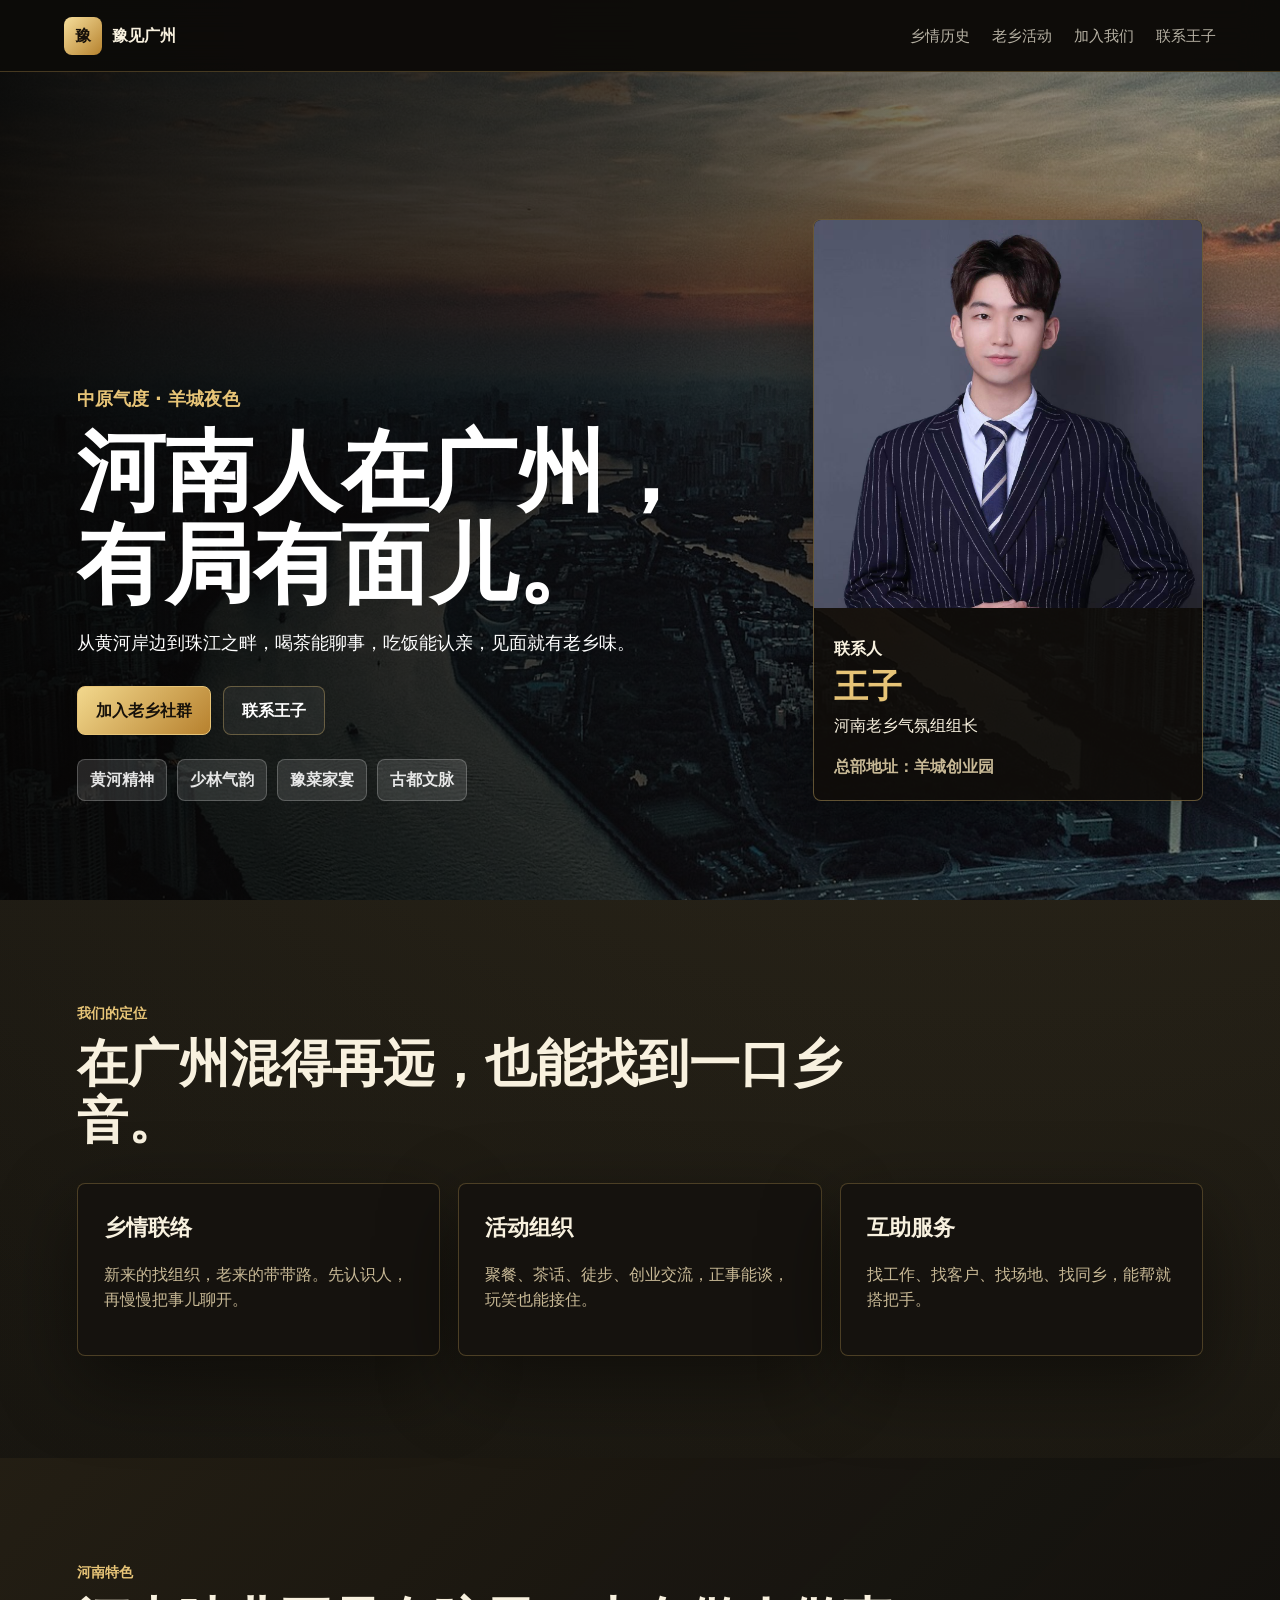
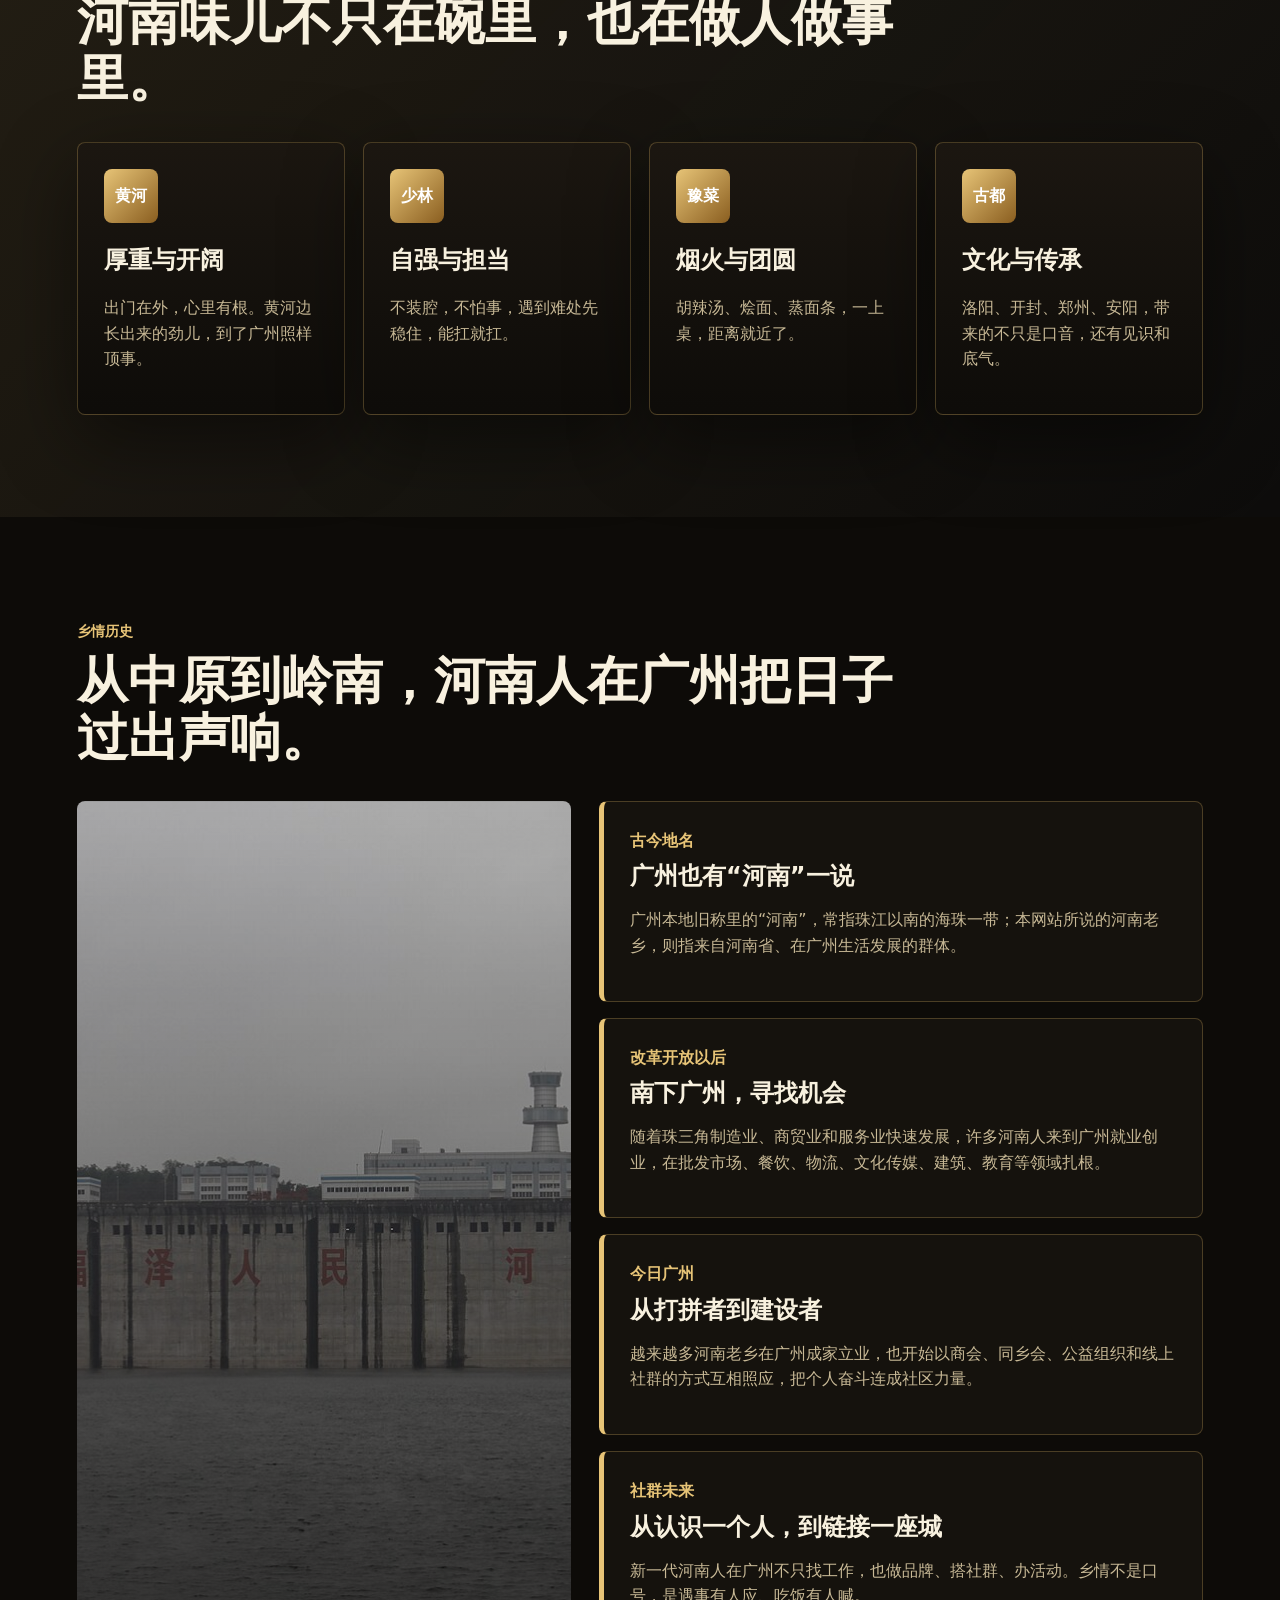
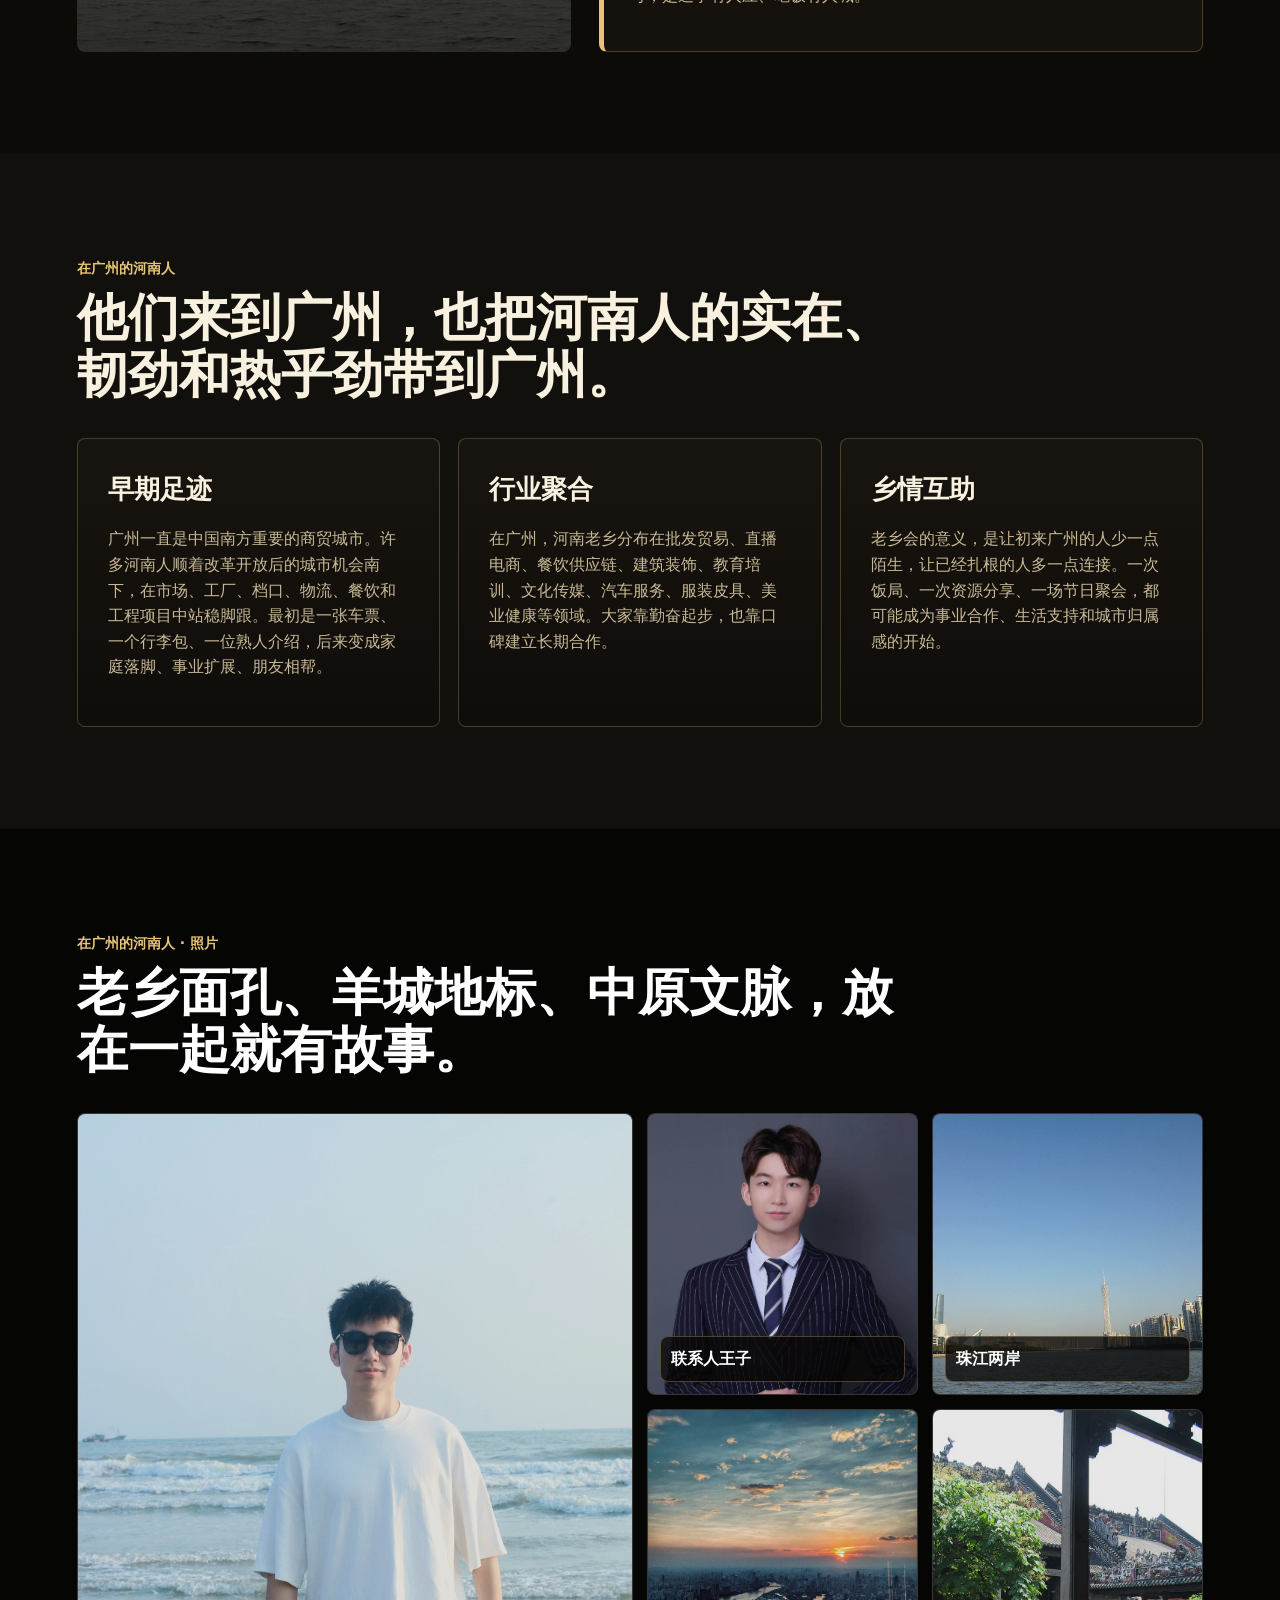
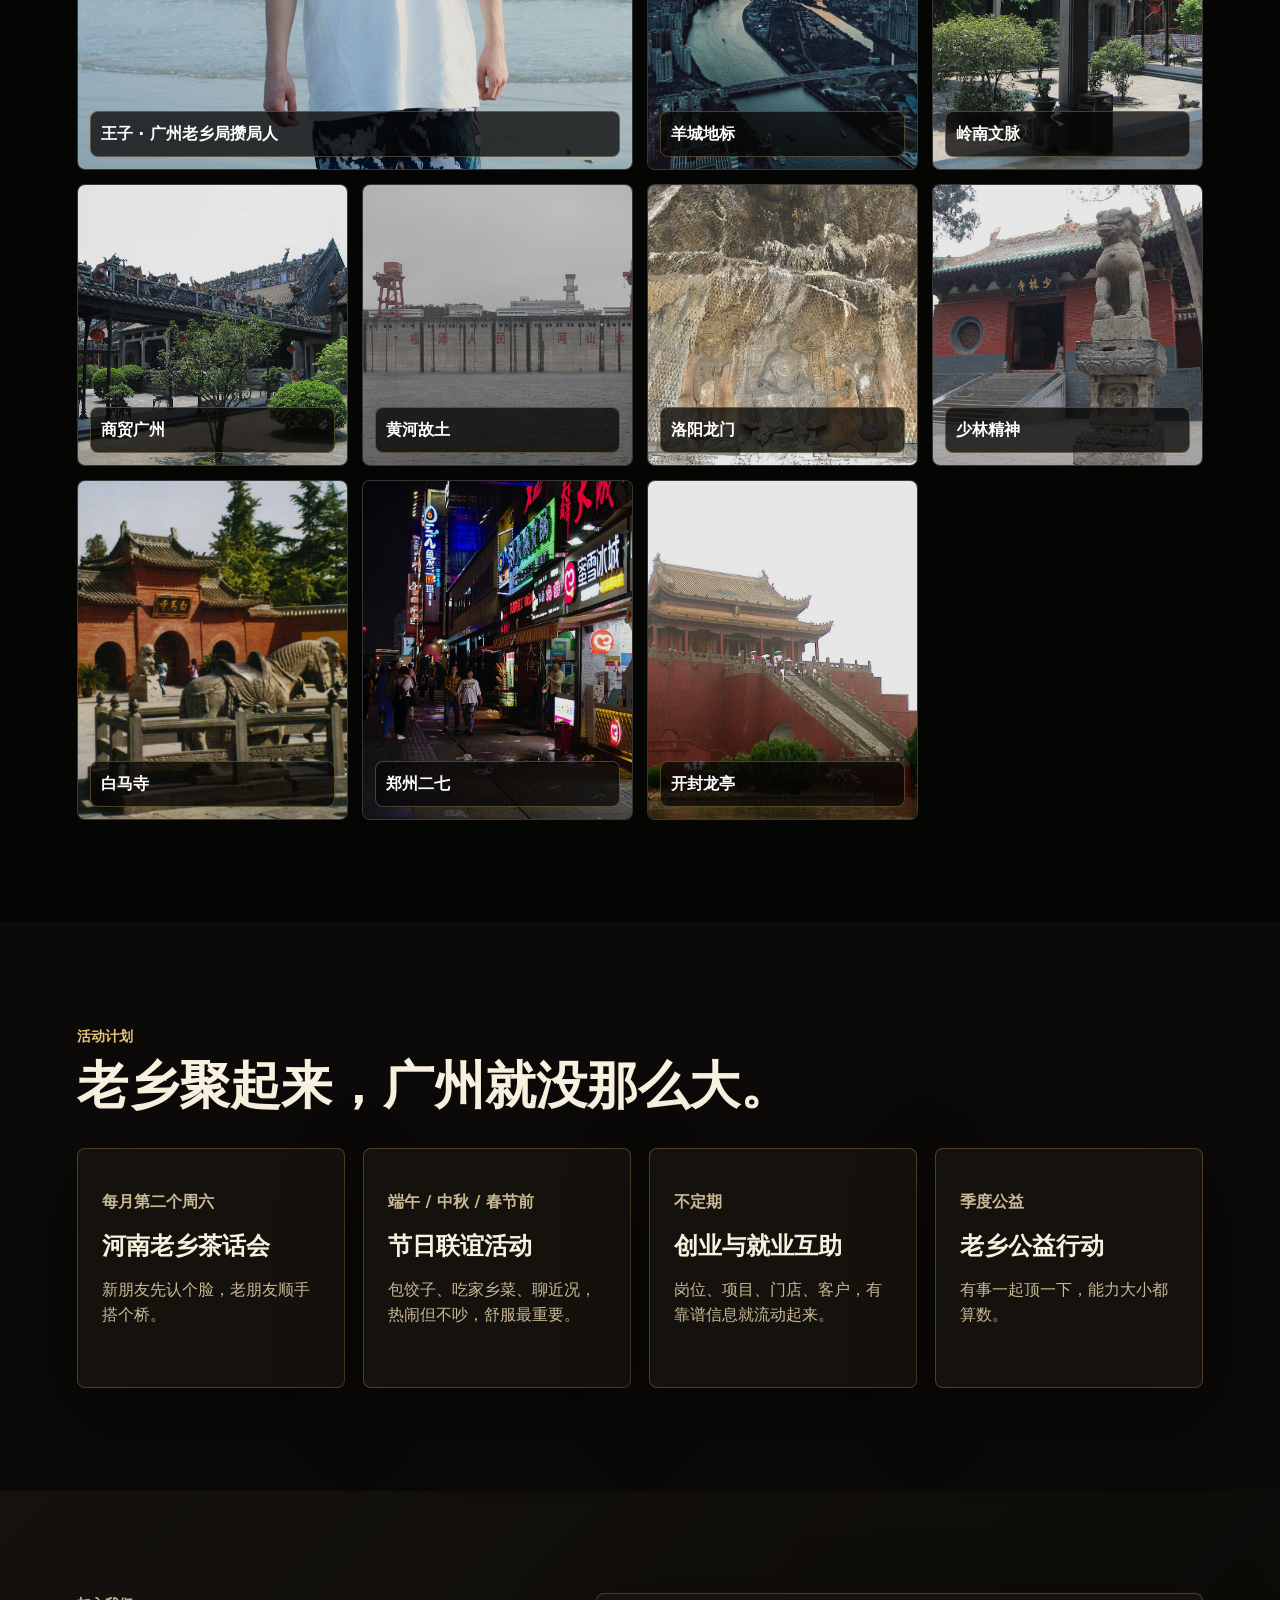
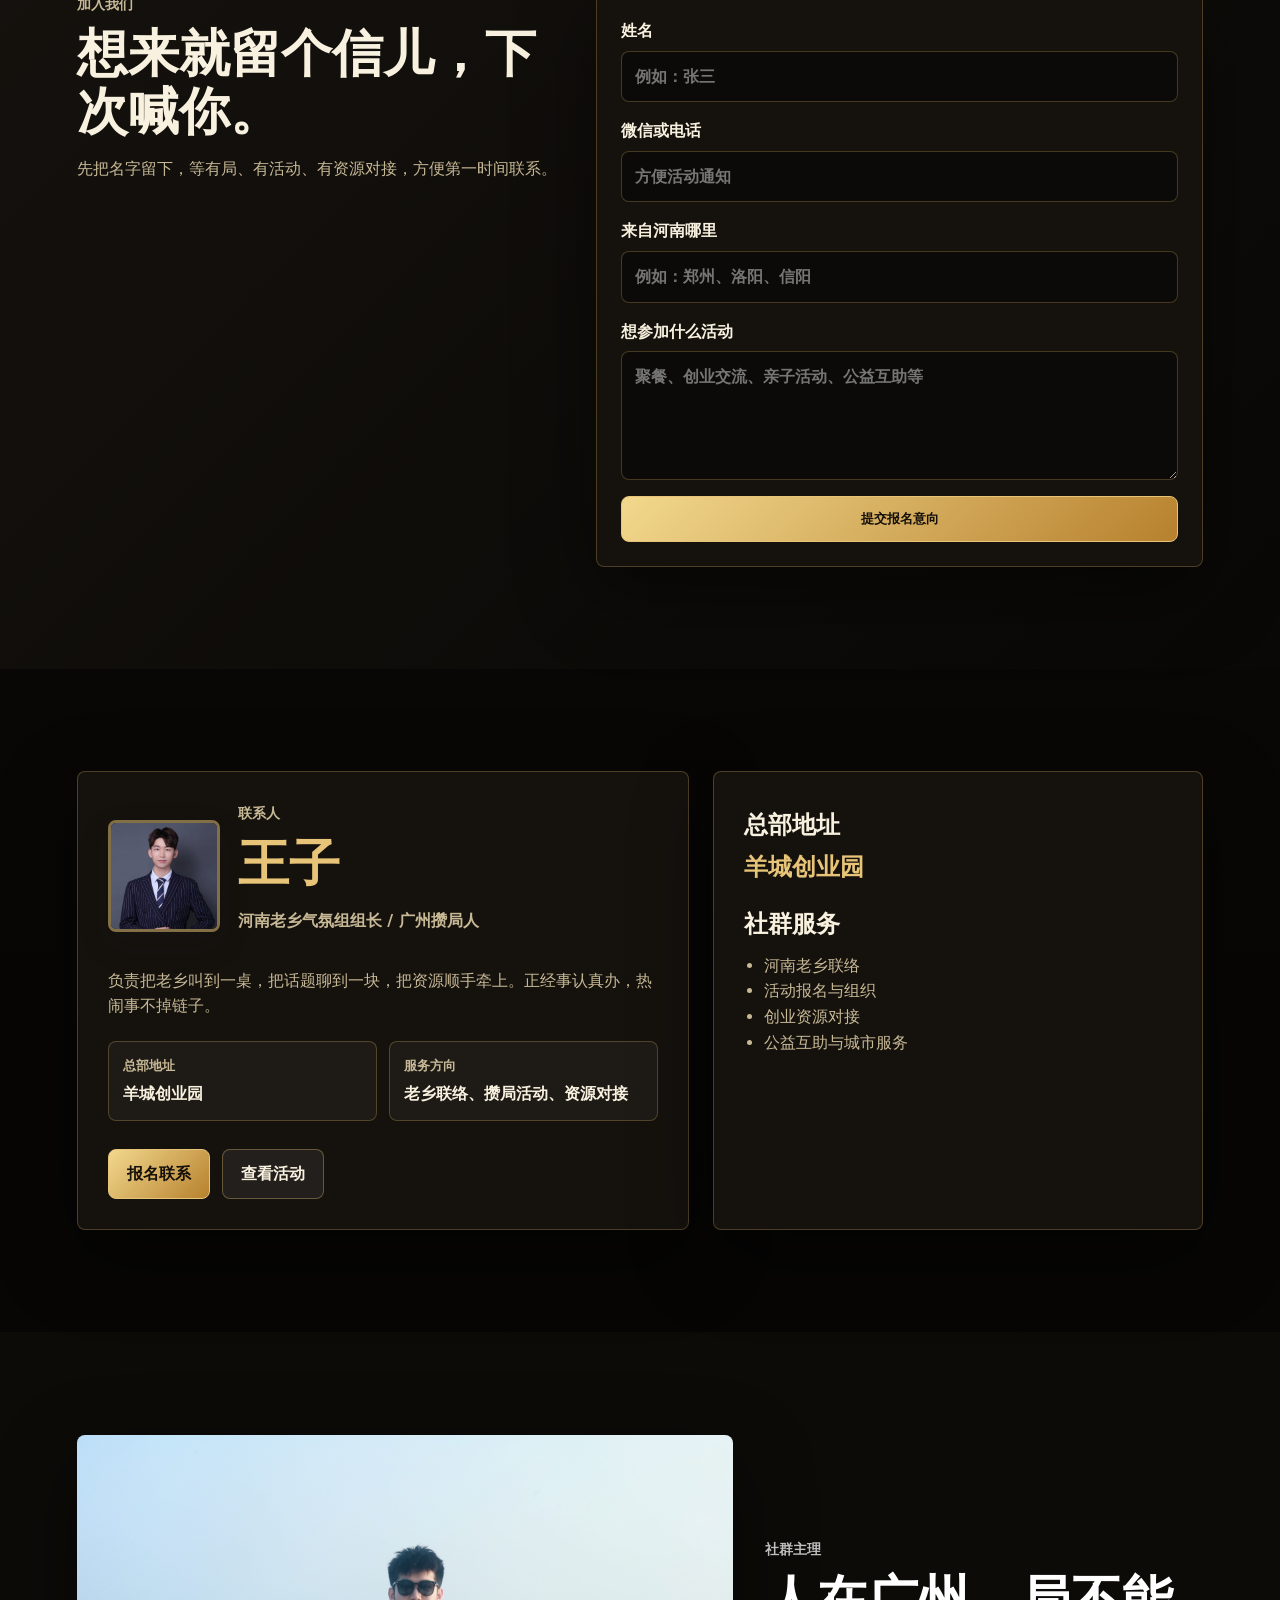
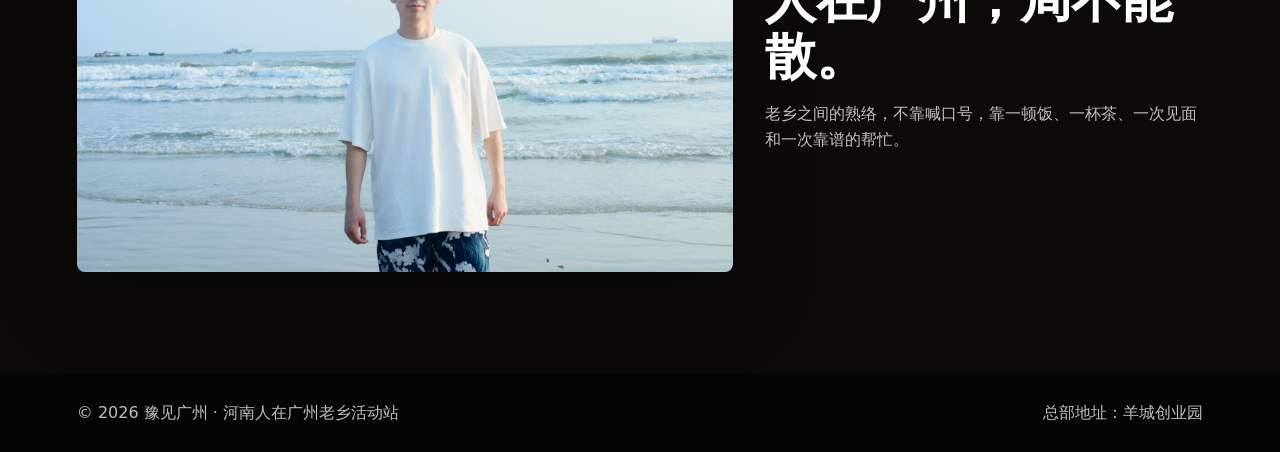
<file: index.html>
<!doctype html>
<html lang="zh-CN">
  <head>
    <meta charset="utf-8">
    <meta name="viewport" content="width=device-width, initial-scale=1">
    <title>豫见广州 | 河南人在广州老乡活动站</title>
    <meta
      name="description"
      content="豫见广州是河南人在广州的老乡活动网站，记录乡情、互助、活动与联系人王子的社区工作。"
    >
    <link rel="stylesheet" href="styles.css">
  </head>
  <body>
    <header class="site-header">
      <a class="brand" href="#top" aria-label="豫见广州首页">
        <span class="brand-mark">豫</span>
        <span>豫见广州</span>
      </a>
      <button class="nav-toggle" type="button" aria-expanded="false" aria-controls="site-nav">
        菜单
      </button>
      <nav id="site-nav" class="site-nav" aria-label="主导航">
        <a href="#history">乡情历史</a>
        <a href="#events">老乡活动</a>
        <a href="#join">加入我们</a>
        <a href="#contact">联系王子</a>
      </nav>
    </header>

    <main id="top">
      <section class="hero" aria-labelledby="hero-title">
        <div class="hero-media" role="img" aria-label="广州珠江两岸城市夜景"></div>
        <div class="hero-copy">
          <p class="eyebrow">中原气度 · 羊城夜色</p>
          <h1 id="hero-title">河南人在广州，有局有面儿。</h1>
          <p>
            从黄河岸边到珠江之畔，喝茶能聊事，吃饭能认亲，见面就有老乡味。
          </p>
          <div class="hero-actions">
            <a class="button primary" href="#join">加入老乡社群</a>
            <a class="button ghost" href="#contact">联系王子</a>
          </div>
          <div class="hero-tags" aria-label="河南特色">
            <span>黄河精神</span>
            <span>少林气韵</span>
            <span>豫菜家宴</span>
            <span>古都文脉</span>
          </div>
        </div>
        <aside class="hero-card" aria-label="联系人王子">
          <img src="assets/wangzi-portrait.jpg" alt="联系人王子肖像">
          <div>
            <p class="eyebrow">联系人</p>
            <h2>王子</h2>
            <p>河南老乡气氛组组长</p>
            <span>总部地址：羊城创业园</span>
          </div>
        </aside>
      </section>

      <section class="intro section">
        <div class="section-heading">
          <p class="eyebrow">我们的定位</p>
          <h2>在广州混得再远，也能找到一口乡音。</h2>
        </div>
        <div class="intro-grid">
          <article>
            <strong>乡情联络</strong>
            <p>新来的找组织，老来的带带路。先认识人，再慢慢把事儿聊开。</p>
          </article>
          <article>
            <strong>活动组织</strong>
            <p>聚餐、茶话、徒步、创业交流，正事能谈，玩笑也能接住。</p>
          </article>
          <article>
            <strong>互助服务</strong>
            <p>找工作、找客户、找场地、找同乡，能帮就搭把手。</p>
          </article>
        </div>
      </section>

      <section class="heritage section" aria-labelledby="heritage-title">
        <div class="section-heading">
          <p class="eyebrow">河南特色</p>
          <h2 id="heritage-title">河南味儿不只在碗里，也在做人做事里。</h2>
        </div>
        <div class="heritage-grid">
          <article>
            <span>黄河</span>
            <h3>厚重与开阔</h3>
            <p>出门在外，心里有根。黄河边长出来的劲儿，到了广州照样顶事。</p>
          </article>
          <article>
            <span>少林</span>
            <h3>自强与担当</h3>
            <p>不装腔，不怕事，遇到难处先稳住，能扛就扛。</p>
          </article>
          <article>
            <span>豫菜</span>
            <h3>烟火与团圆</h3>
            <p>胡辣汤、烩面、蒸面条，一上桌，距离就近了。</p>
          </article>
          <article>
            <span>古都</span>
            <h3>文化与传承</h3>
            <p>洛阳、开封、郑州、安阳，带来的不只是口音，还有见识和底气。</p>
          </article>
        </div>
      </section>

      <section id="history" class="history section">
        <div class="section-heading">
          <p class="eyebrow">乡情历史</p>
          <h2>从中原到岭南，河南人在广州把日子过出声响。</h2>
        </div>
        <div class="history-layout">
          <div class="history-photo" role="img" aria-label="黄河与中原文化意象"></div>
          <div class="timeline" aria-label="河南人在广州的社区脉络">
            <article class="timeline-item">
              <span>古今地名</span>
              <h3>广州也有“河南”一说</h3>
              <p>
                广州本地旧称里的“河南”，常指珠江以南的海珠一带；本网站所说的河南老乡，则指来自河南省、在广州生活发展的群体。
              </p>
            </article>
            <article class="timeline-item">
              <span>改革开放以后</span>
              <h3>南下广州，寻找机会</h3>
              <p>
                随着珠三角制造业、商贸业和服务业快速发展，许多河南人来到广州就业创业，在批发市场、餐饮、物流、文化传媒、建筑、教育等领域扎根。
              </p>
            </article>
            <article class="timeline-item">
              <span>今日广州</span>
              <h3>从打拼者到建设者</h3>
              <p>
                越来越多河南老乡在广州成家立业，也开始以商会、同乡会、公益组织和线上社群的方式互相照应，把个人奋斗连成社区力量。
              </p>
            </article>
            <article class="timeline-item">
              <span>社群未来</span>
              <h3>从认识一个人，到链接一座城</h3>
              <p>
                新一代河南人在广州不只找工作，也做品牌、搭社群、办活动。乡情不是口号，是遇事有人应、吃饭有人喊。
              </p>
            </article>
          </div>
        </div>
      </section>

      <section class="story section" aria-labelledby="story-title">
        <div class="section-heading">
          <p class="eyebrow">在广州的河南人</p>
          <h2 id="story-title">他们来到广州，也把河南人的实在、韧劲和热乎劲带到广州。</h2>
        </div>
        <div class="story-columns">
          <article>
            <h3>早期足迹</h3>
            <p>
              广州一直是中国南方重要的商贸城市。许多河南人顺着改革开放后的城市机会南下，在市场、工厂、档口、物流、餐饮和工程项目中站稳脚跟。最初是一张车票、一个行李包、一位熟人介绍，后来变成家庭落脚、事业扩展、朋友相帮。
            </p>
          </article>
          <article>
            <h3>行业聚合</h3>
            <p>
              在广州，河南老乡分布在批发贸易、直播电商、餐饮供应链、建筑装饰、教育培训、文化传媒、汽车服务、服装皮具、美业健康等领域。大家靠勤奋起步，也靠口碑建立长期合作。
            </p>
          </article>
          <article>
            <h3>乡情互助</h3>
            <p>
              老乡会的意义，是让初来广州的人少一点陌生，让已经扎根的人多一点连接。一次饭局、一次资源分享、一场节日聚会，都可能成为事业合作、生活支持和城市归属感的开始。
            </p>
          </article>
        </div>
      </section>

      <section class="gallery section" aria-labelledby="gallery-title">
        <div class="section-heading">
          <p class="eyebrow">在广州的河南人 · 照片</p>
          <h2 id="gallery-title">老乡面孔、羊城地标、中原文脉，放在一起就有故事。</h2>
        </div>
        <div class="photo-grid">
          <figure class="wide">
            <img src="assets/wangzi-coast.jpg" alt="王子在海边的生活照片">
            <figcaption>王子 · 广州老乡局攒局人</figcaption>
          </figure>
          <figure>
            <img src="assets/wangzi-portrait.jpg" alt="王子的正式肖像">
            <figcaption>联系人王子</figcaption>
          </figure>
          <figure>
            <img src="assets/gz-pearl-canton.jpg" alt="广州珠江与城市建筑">
            <figcaption>珠江两岸</figcaption>
          </figure>
          <figure>
            <img src="assets/gz-pearl-view.jpg" alt="广州珠江城市视角">
            <figcaption>羊城地标</figcaption>
          </figure>
          <figure>
            <img src="assets/gz-chen-clan.jpg" alt="广州陈家祠建筑">
            <figcaption>岭南文脉</figcaption>
          </figure>
          <figure>
            <img src="assets/gz-chen-clan-2.jpg" alt="广州陈家祠院落">
            <figcaption>商贸广州</figcaption>
          </figure>
          <figure>
            <img src="assets/hn-yellow-river.jpg" alt="河南黄河文化意象">
            <figcaption>黄河故土</figcaption>
          </figure>
          <figure>
            <img src="assets/hn-longmen.jpg" alt="洛阳龙门石窟">
            <figcaption>洛阳龙门</figcaption>
          </figure>
          <figure>
            <img src="assets/hn-shaolin.jpg" alt="河南少林寺">
            <figcaption>少林精神</figcaption>
          </figure>
          <figure>
            <img src="assets/hn-whitehorse.jpg" alt="洛阳白马寺">
            <figcaption>白马寺</figcaption>
          </figure>
          <figure>
            <img src="assets/hn-erqi.jpg" alt="郑州二七广场夜景">
            <figcaption>郑州二七</figcaption>
          </figure>
          <figure>
            <img src="assets/hn-kaifeng.jpg" alt="河南开封龙亭">
            <figcaption>开封龙亭</figcaption>
          </figure>
        </div>
      </section>

      <section id="events" class="events section">
        <div class="section-heading">
          <p class="eyebrow">活动计划</p>
          <h2>老乡聚起来，广州就没那么大。</h2>
        </div>
        <div class="event-list">
          <article class="event-card">
            <p class="event-date">每月第二个周六</p>
            <h3>河南老乡茶话会</h3>
            <p>新朋友先认个脸，老朋友顺手搭个桥。</p>
          </article>
          <article class="event-card">
            <p class="event-date">端午 / 中秋 / 春节前</p>
            <h3>节日联谊活动</h3>
            <p>包饺子、吃家乡菜、聊近况，热闹但不吵，舒服最重要。</p>
          </article>
          <article class="event-card">
            <p class="event-date">不定期</p>
            <h3>创业与就业互助</h3>
            <p>岗位、项目、门店、客户，有靠谱信息就流动起来。</p>
          </article>
          <article class="event-card">
            <p class="event-date">季度公益</p>
            <h3>老乡公益行动</h3>
            <p>有事一起顶一下，能力大小都算数。</p>
          </article>
        </div>
      </section>

      <section id="join" class="join section">
        <div>
          <p class="eyebrow">加入我们</p>
          <h2>想来就留个信儿，下次喊你。</h2>
          <p>
            先把名字留下，等有局、有活动、有资源对接，方便第一时间联系。
          </p>
        </div>
        <form class="signup-form" action="#join" method="get">
          <label>
            姓名
            <input type="text" name="姓名" placeholder="例如：张三" required>
          </label>
          <label>
            微信或电话
            <input type="text" name="联系方式" placeholder="方便活动通知" required>
          </label>
          <label>
            来自河南哪里
            <input type="text" name="家乡" placeholder="例如：郑州、洛阳、信阳">
          </label>
          <label>
            想参加什么活动
            <textarea name="活动意向" rows="4" placeholder="聚餐、创业交流、亲子活动、公益互助等"></textarea>
          </label>
          <button class="button primary" type="submit">提交报名意向</button>
        </form>
      </section>

      <section id="contact" class="contact section">
        <div class="contact-panel">
          <div class="profile-head">
            <img src="assets/wangzi-portrait.jpg" alt="王子肖像">
            <div>
              <p class="eyebrow">联系人</p>
              <h2>王子</h2>
              <p class="role">河南老乡气氛组组长 / 广州攒局人</p>
            </div>
          </div>
          <p>
            负责把老乡叫到一桌，把话题聊到一块，把资源顺手牵上。正经事认真办，热闹事不掉链子。
          </p>
          <dl class="contact-meta">
            <div>
              <dt>总部地址</dt>
              <dd>羊城创业园</dd>
            </div>
            <div>
              <dt>服务方向</dt>
              <dd>老乡联络、攒局活动、资源对接</dd>
            </div>
          </dl>
          <div class="contact-links">
            <a class="button primary" href="#join">报名联系</a>
            <a class="button ghost" href="#events">查看活动</a>
          </div>
        </div>
        <aside class="notice" aria-label="总部地址">
          <h3>总部地址</h3>
          <p>羊城创业园</p>
          <h3>社群服务</h3>
          <ul>
            <li>河南老乡联络</li>
            <li>活动报名与组织</li>
            <li>创业资源对接</li>
            <li>公益互助与城市服务</li>
          </ul>
        </aside>
      </section>

      <section class="founder section" aria-label="王子活动形象">
        <img src="assets/wangzi-coast.jpg" alt="王子在海边的生活照片">
        <div>
          <p class="eyebrow">社群主理</p>
          <h2>人在广州，局不能散。</h2>
          <p>
            老乡之间的熟络，不靠喊口号，靠一顿饭、一杯茶、一次见面和一次靠谱的帮忙。
          </p>
        </div>
      </section>
    </main>

    <footer class="site-footer">
      <p>© 2026 豫见广州 · 河南人在广州老乡活动站</p>
      <p>总部地址：羊城创业园</p>
    </footer>

    <script src="script.js"></script>
  </body>
</html>
</file>
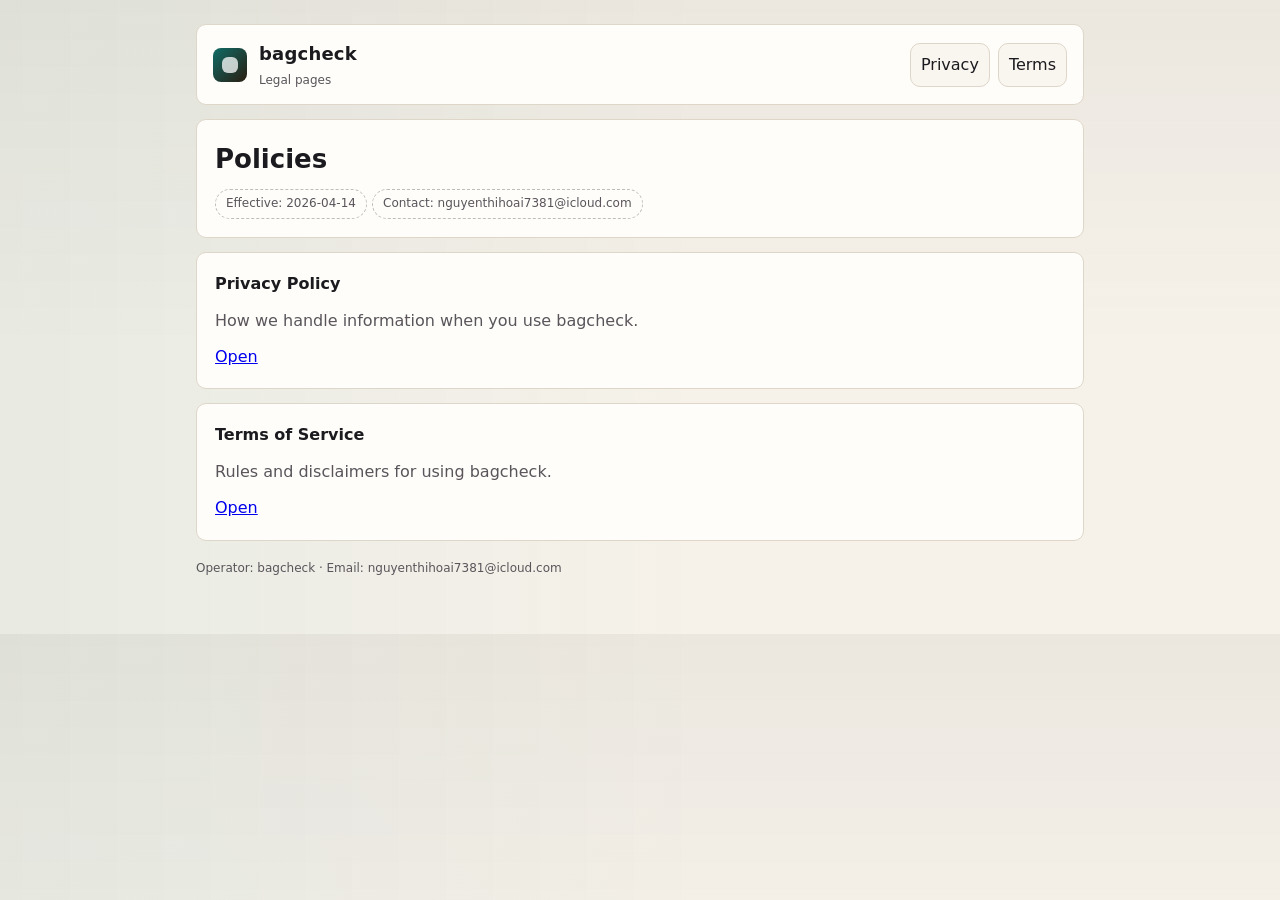
<file: legal-packages/bagcheck/index.html>
<!doctype html>
<html lang="en">
  <head>
    <meta charset="utf-8" />
    <meta name="viewport" content="width=device-width, initial-scale=1" />
    <title>bagcheck | Legal</title>
    <link rel="stylesheet" href="./styles.css" />
  </head>
  <body>
    <div class="wrap">
      <header class="bar">
        <div class="title">
          <div class="logo" aria-hidden="true"></div>
          <div>
            <h1>bagcheck</h1>
            <div class="sub">Legal pages</div>
          </div>
        </div>
        <nav>
          <a href="./privacy.html">Privacy</a>
          <a href="./terms.html">Terms</a>
        </nav>
      </header>

      <section class="hero">
        <h2>Policies</h2>
        <p>
          <span class="kbd">Effective: 2026-04-14</span>
          <span class="kbd">Contact: nguyenthihoai7381@icloud.com</span>
        </p>
      </section>

      <section class="section">
        <h3>Privacy Policy</h3>
        <p style="margin:0;color:var(--muted)">How we handle information when you use bagcheck.</p>
        <p style="margin:10px 0 0 0"><a href="./privacy.html">Open</a></p>
      </section>

      <section class="section">
        <h3>Terms of Service</h3>
        <p style="margin:0;color:var(--muted)">Rules and disclaimers for using bagcheck.</p>
        <p style="margin:10px 0 0 0"><a href="./terms.html">Open</a></p>
      </section>

      <footer>
        Operator: bagcheck · Email: nguyenthihoai7381@icloud.com
      </footer>
    </div>
  </body>
</html>
</file>
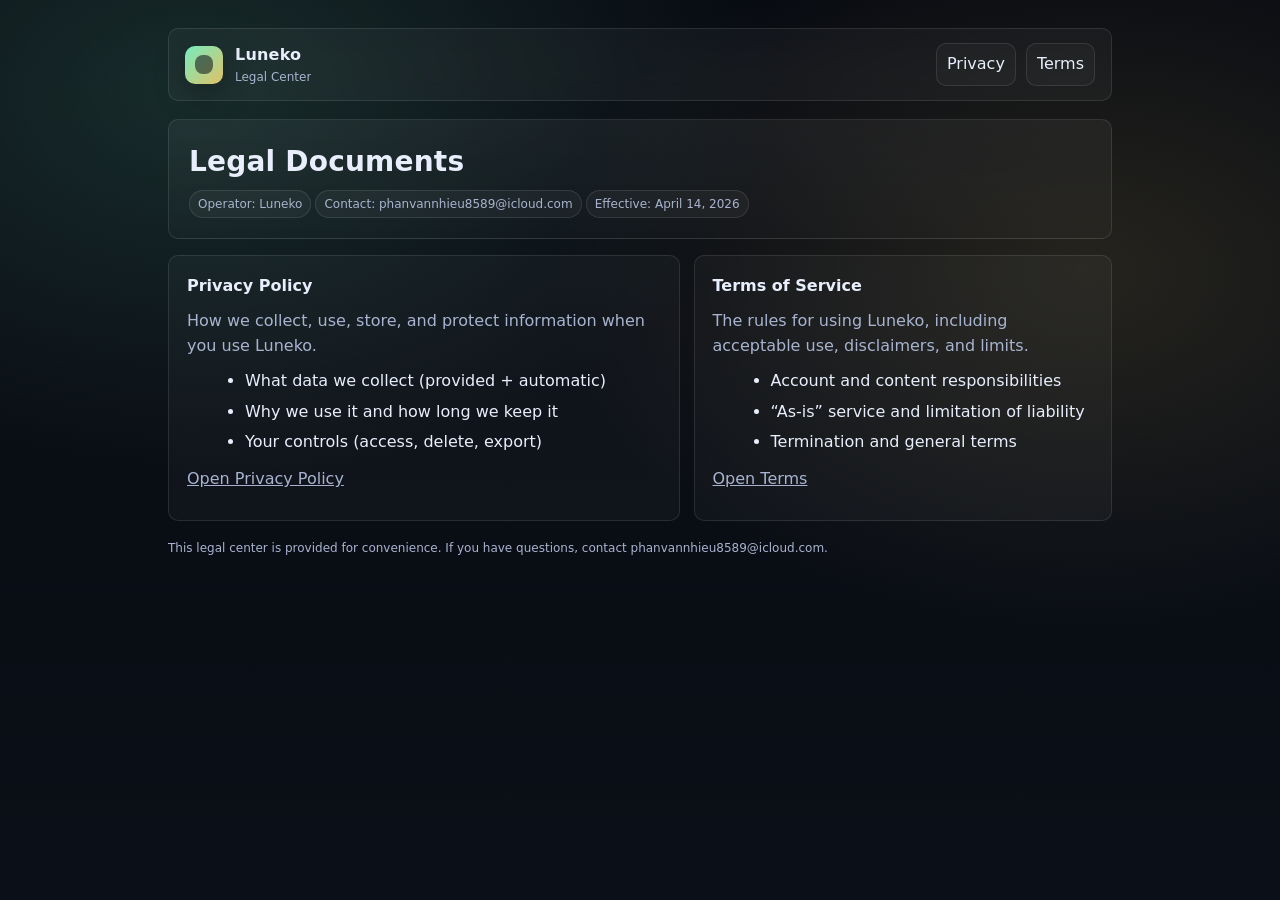
<file: legal-packages/luneko/index.html>
<!doctype html>
<html lang="en">
  <head>
    <meta charset="utf-8" />
    <meta name="viewport" content="width=device-width, initial-scale=1" />
    <title>Luneko | Legal</title>
    <link rel="stylesheet" href="./styles.css" />
    <meta name="description" content="Privacy Policy and Terms of Service for Luneko." />
  </head>
  <body>
    <div class="wrap">
      <header class="topbar">
        <div class="brand">
          <div class="mark" aria-hidden="true"></div>
          <div style="min-width:0">
            <h1>Luneko</h1>
            <p>Legal Center</p>
          </div>
        </div>
        <nav class="nav" aria-label="Primary">
          <a href="./privacy.html">Privacy</a>
          <a href="./terms.html">Terms</a>
        </nav>
      </header>

      <section class="hero">
        <h2>Legal Documents</h2>
        <div class="meta">
          <span class="pill">Operator: Luneko</span>
          <span class="pill">Contact: phanvannhieu8589@icloud.com</span>
          <span class="pill">Effective: April 14, 2026</span>
        </div>
      </section>

      <section class="grid" aria-label="Documents">
        <div class="card">
          <h3>Privacy Policy</h3>
          <p>How we collect, use, store, and protect information when you use Luneko.</p>
          <ul>
            <li>What data we collect (provided + automatic)</li>
            <li>Why we use it and how long we keep it</li>
            <li>Your controls (access, delete, export)</li>
          </ul>
          <p style="margin-top:12px"><a href="./privacy.html">Open Privacy Policy</a></p>
        </div>
        <div class="card">
          <h3>Terms of Service</h3>
          <p>The rules for using Luneko, including acceptable use, disclaimers, and limits.</p>
          <ul>
            <li>Account and content responsibilities</li>
            <li>“As-is” service and limitation of liability</li>
            <li>Termination and general terms</li>
          </ul>
          <p style="margin-top:12px"><a href="./terms.html">Open Terms</a></p>
        </div>
      </section>

      <footer class="footer">
        This legal center is provided for convenience. If you have questions, contact phanvannhieu8589@icloud.com.
      </footer>
    </div>
  </body>
</html>
</file>
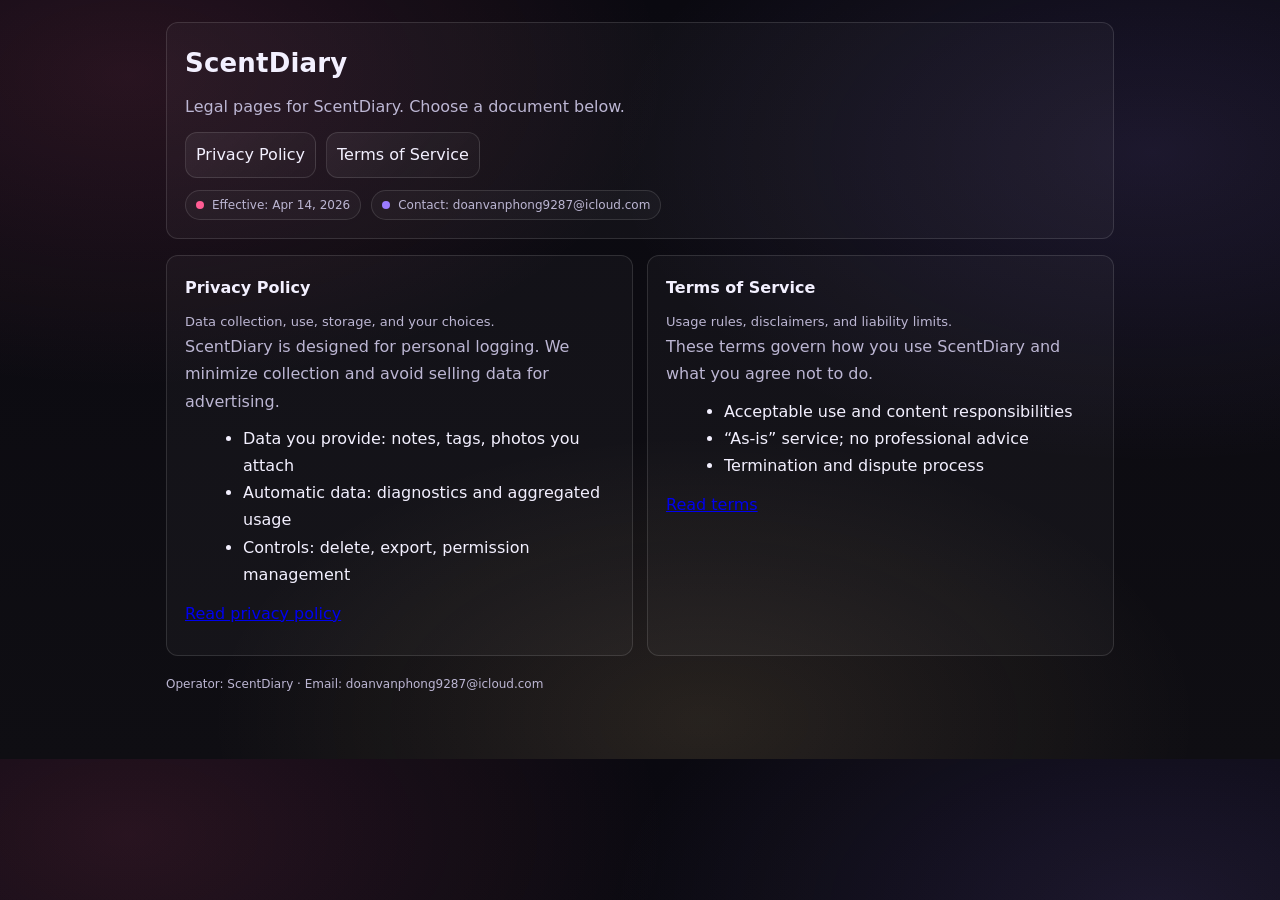
<file: legal-packages/scentdiary/index.html>
<!doctype html>
<html lang="en">
  <head>
    <meta charset="utf-8" />
    <meta name="viewport" content="width=device-width, initial-scale=1" />
    <title>ScentDiary | Legal Pages</title>
    <link rel="stylesheet" href="./styles.css" />
  </head>
  <body>
    <div class="wrap">
      <section class="mast">
        <h1>ScentDiary</h1>
        <p>Legal pages for ScentDiary. Choose a document below.</p>
        <div class="links">
          <a href="./privacy.html">Privacy Policy</a>
          <a href="./terms.html">Terms of Service</a>
        </div>
        <div style="margin-top:12px;display:flex;gap:10px;flex-wrap:wrap">
          <span class="badge"><span class="dot" aria-hidden="true"></span> Effective: Apr 14, 2026</span>
          <span class="badge"><span class="dot v" aria-hidden="true"></span> Contact: doanvanphong9287@icloud.com</span>
        </div>
      </section>

      <section class="page">
        <article class="panel">
          <h2>Privacy Policy</h2>
          <div class="meta">Data collection, use, storage, and your choices.</div>
          <p>
            ScentDiary is designed for personal logging. We minimize collection and avoid selling data for advertising.
          </p>
          <ul>
            <li>Data you provide: notes, tags, photos you attach</li>
            <li>Automatic data: diagnostics and aggregated usage</li>
            <li>Controls: delete, export, permission management</li>
          </ul>
          <p style="margin-top:12px"><a href="./privacy.html">Read privacy policy</a></p>
        </article>
        <article class="panel">
          <h2>Terms of Service</h2>
          <div class="meta">Usage rules, disclaimers, and liability limits.</div>
          <p>
            These terms govern how you use ScentDiary and what you agree not to do.
          </p>
          <ul>
            <li>Acceptable use and content responsibilities</li>
            <li>“As-is” service; no professional advice</li>
            <li>Termination and dispute process</li>
          </ul>
          <p style="margin-top:12px"><a href="./terms.html">Read terms</a></p>
        </article>
      </section>

      <footer>
        Operator: ScentDiary · Email: doanvanphong9287@icloud.com
      </footer>
    </div>
  </body>
</html>
</file>
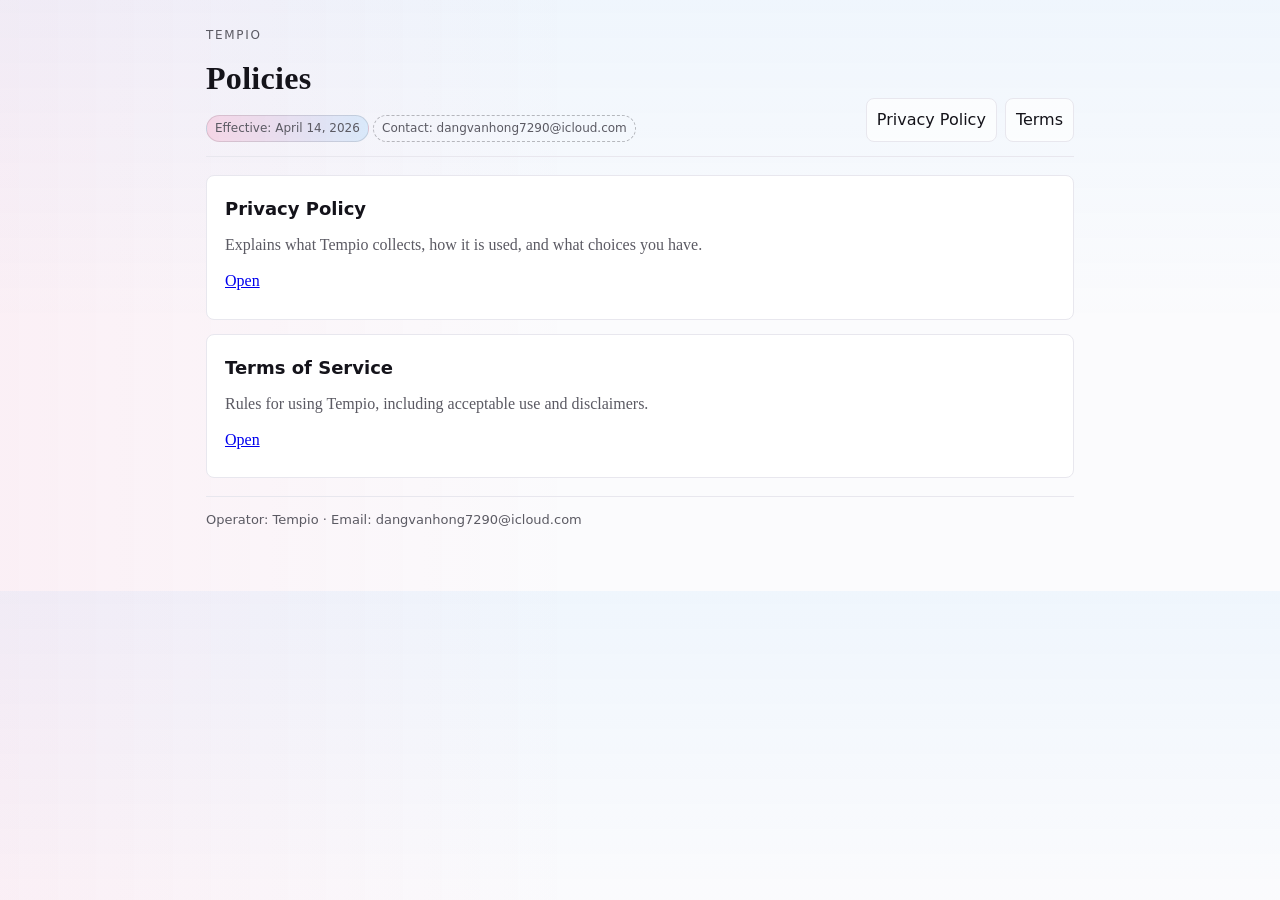
<file: legal-packages/tempio/index.html>
<!doctype html>
<html lang="en">
  <head>
    <meta charset="utf-8" />
    <meta name="viewport" content="width=device-width, initial-scale=1" />
    <title>Tempio | Policies</title>
    <link rel="stylesheet" href="./styles.css" />
    <meta name="description" content="Policies for Tempio." />
  </head>
  <body>
    <div class="wrap">
      <header>
        <div>
          <div class="kicker">Tempio</div>
          <h1>Policies</h1>
          <div class="note">
            <span class="stamp accent">Effective: April 14, 2026</span>
            <span class="stamp">Contact: dangvanhong7290@icloud.com</span>
          </div>
        </div>
        <nav>
          <a href="./privacy.html">Privacy Policy</a>
          <a href="./terms.html">Terms</a>
        </nav>
      </header>

      <section class="box">
        <h2>Privacy Policy</h2>
        <p>Explains what Tempio collects, how it is used, and what choices you have.</p>
        <p><a href="./privacy.html">Open</a></p>
      </section>

      <section class="box">
        <h2>Terms of Service</h2>
        <p>Rules for using Tempio, including acceptable use and disclaimers.</p>
        <p><a href="./terms.html">Open</a></p>
      </section>

      <footer>
        Operator: Tempio · Email: dangvanhong7290@icloud.com
      </footer>
    </div>
  </body>
</html>
</file>
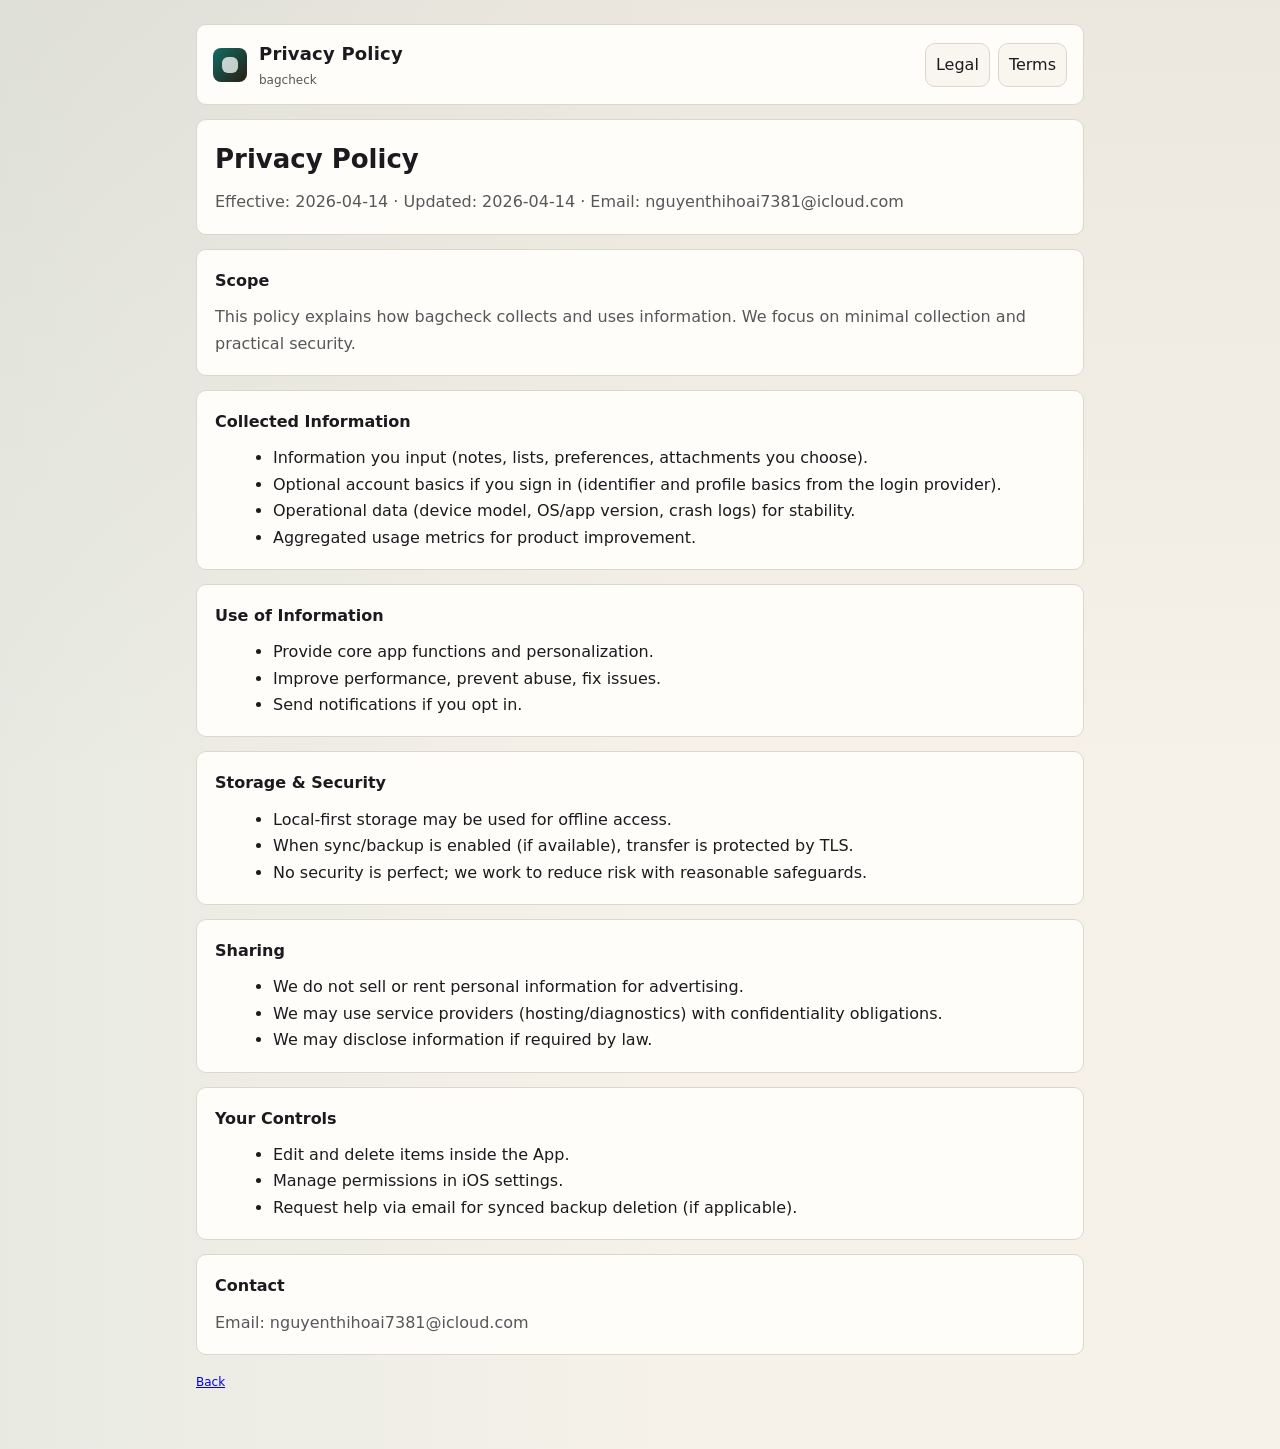
<file: legal-packages/bagcheck/privacy.html>
<!doctype html>
<html lang="en">
  <head>
    <meta charset="utf-8" />
    <meta name="viewport" content="width=device-width, initial-scale=1" />
    <title>bagcheck | Privacy Policy</title>
    <link rel="stylesheet" href="./styles.css" />
  </head>
  <body>
    <div class="wrap">
      <header class="bar">
        <div class="title">
          <div class="logo" aria-hidden="true"></div>
          <div>
            <h1>Privacy Policy</h1>
            <div class="sub">bagcheck</div>
          </div>
        </div>
        <nav>
          <a href="./index.html">Legal</a>
          <a href="./terms.html">Terms</a>
        </nav>
      </header>

      <section class="hero">
        <h2>Privacy Policy</h2>
        <p>Effective: 2026-04-14 · Updated: 2026-04-14 · Email: nguyenthihoai7381@icloud.com</p>
      </section>

      <section class="section">
        <h3>Scope</h3>
        <p style="margin:0;color:var(--muted)">
          This policy explains how bagcheck collects and uses information. We focus on minimal collection and practical security.
        </p>
      </section>

      <section class="section">
        <h3>Collected Information</h3>
        <ul>
          <li>Information you input (notes, lists, preferences, attachments you choose).</li>
          <li>Optional account basics if you sign in (identifier and profile basics from the login provider).</li>
          <li>Operational data (device model, OS/app version, crash logs) for stability.</li>
          <li>Aggregated usage metrics for product improvement.</li>
        </ul>
      </section>

      <section class="section">
        <h3>Use of Information</h3>
        <ul>
          <li>Provide core app functions and personalization.</li>
          <li>Improve performance, prevent abuse, fix issues.</li>
          <li>Send notifications if you opt in.</li>
        </ul>
      </section>

      <section class="section">
        <h3>Storage & Security</h3>
        <ul>
          <li>Local-first storage may be used for offline access.</li>
          <li>When sync/backup is enabled (if available), transfer is protected by TLS.</li>
          <li>No security is perfect; we work to reduce risk with reasonable safeguards.</li>
        </ul>
      </section>

      <section class="section">
        <h3>Sharing</h3>
        <ul>
          <li>We do not sell or rent personal information for advertising.</li>
          <li>We may use service providers (hosting/diagnostics) with confidentiality obligations.</li>
          <li>We may disclose information if required by law.</li>
        </ul>
      </section>

      <section class="section">
        <h3>Your Controls</h3>
        <ul>
          <li>Edit and delete items inside the App.</li>
          <li>Manage permissions in iOS settings.</li>
          <li>Request help via email for synced backup deletion (if applicable).</li>
        </ul>
      </section>

      <section class="section">
        <h3>Contact</h3>
        <p style="margin:0;color:var(--muted)">Email: nguyenthihoai7381@icloud.com</p>
      </section>

      <footer>
        <a href="./index.html">Back</a>
      </footer>
    </div>
  </body>
</html>
</file>
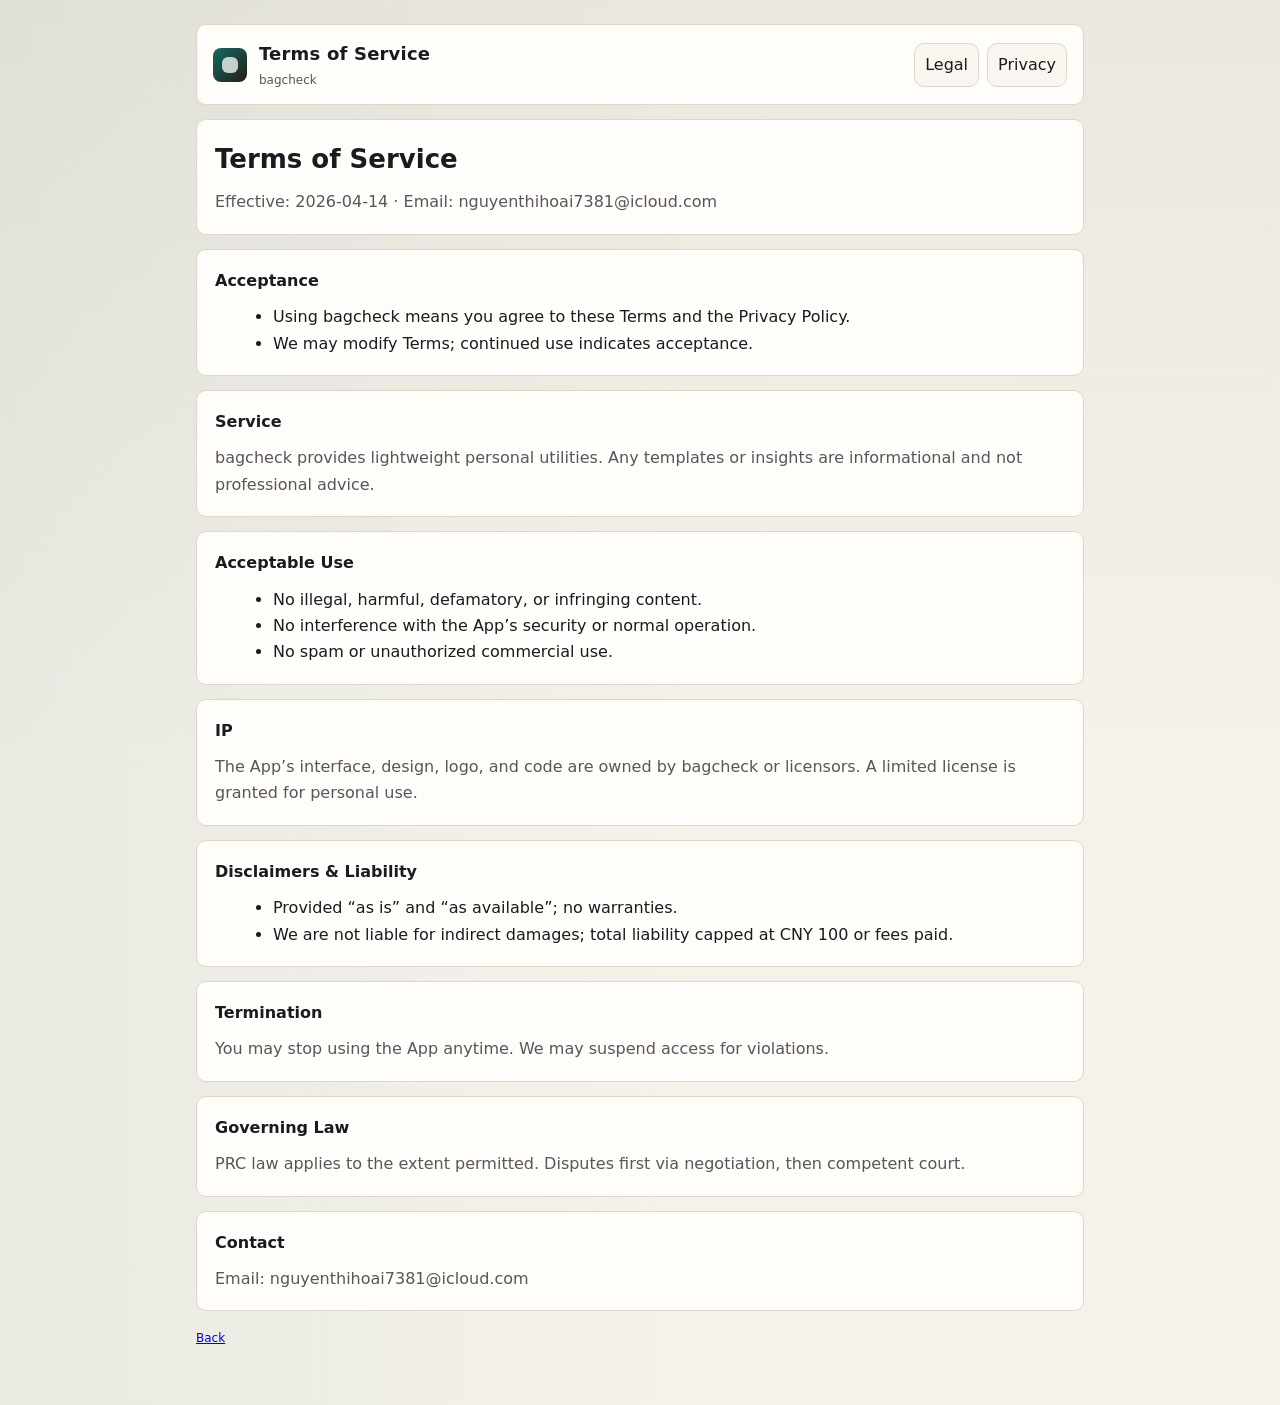
<file: legal-packages/bagcheck/terms.html>
<!doctype html>
<html lang="en">
  <head>
    <meta charset="utf-8" />
    <meta name="viewport" content="width=device-width, initial-scale=1" />
    <title>bagcheck | Terms of Service</title>
    <link rel="stylesheet" href="./styles.css" />
  </head>
  <body>
    <div class="wrap">
      <header class="bar">
        <div class="title">
          <div class="logo" aria-hidden="true"></div>
          <div>
            <h1>Terms of Service</h1>
            <div class="sub">bagcheck</div>
          </div>
        </div>
        <nav>
          <a href="./index.html">Legal</a>
          <a href="./privacy.html">Privacy</a>
        </nav>
      </header>

      <section class="hero">
        <h2>Terms of Service</h2>
        <p>Effective: 2026-04-14 · Email: nguyenthihoai7381@icloud.com</p>
      </section>

      <section class="section">
        <h3>Acceptance</h3>
        <ul>
          <li>Using bagcheck means you agree to these Terms and the Privacy Policy.</li>
          <li>We may modify Terms; continued use indicates acceptance.</li>
        </ul>
      </section>

      <section class="section">
        <h3>Service</h3>
        <p style="margin:0;color:var(--muted)">
          bagcheck provides lightweight personal utilities. Any templates or insights are informational and not professional advice.
        </p>
      </section>

      <section class="section">
        <h3>Acceptable Use</h3>
        <ul>
          <li>No illegal, harmful, defamatory, or infringing content.</li>
          <li>No interference with the App’s security or normal operation.</li>
          <li>No spam or unauthorized commercial use.</li>
        </ul>
      </section>

      <section class="section">
        <h3>IP</h3>
        <p style="margin:0;color:var(--muted)">
          The App’s interface, design, logo, and code are owned by bagcheck or licensors. A limited license is granted for personal use.
        </p>
      </section>

      <section class="section">
        <h3>Disclaimers & Liability</h3>
        <ul>
          <li>Provided “as is” and “as available”; no warranties.</li>
          <li>We are not liable for indirect damages; total liability capped at CNY 100 or fees paid.</li>
        </ul>
      </section>

      <section class="section">
        <h3>Termination</h3>
        <p style="margin:0;color:var(--muted)">You may stop using the App anytime. We may suspend access for violations.</p>
      </section>

      <section class="section">
        <h3>Governing Law</h3>
        <p style="margin:0;color:var(--muted)">PRC law applies to the extent permitted. Disputes first via negotiation, then competent court.</p>
      </section>

      <section class="section">
        <h3>Contact</h3>
        <p style="margin:0;color:var(--muted)">Email: nguyenthihoai7381@icloud.com</p>
      </section>

      <footer>
        <a href="./index.html">Back</a>
      </footer>
    </div>
  </body>
</html>
</file>
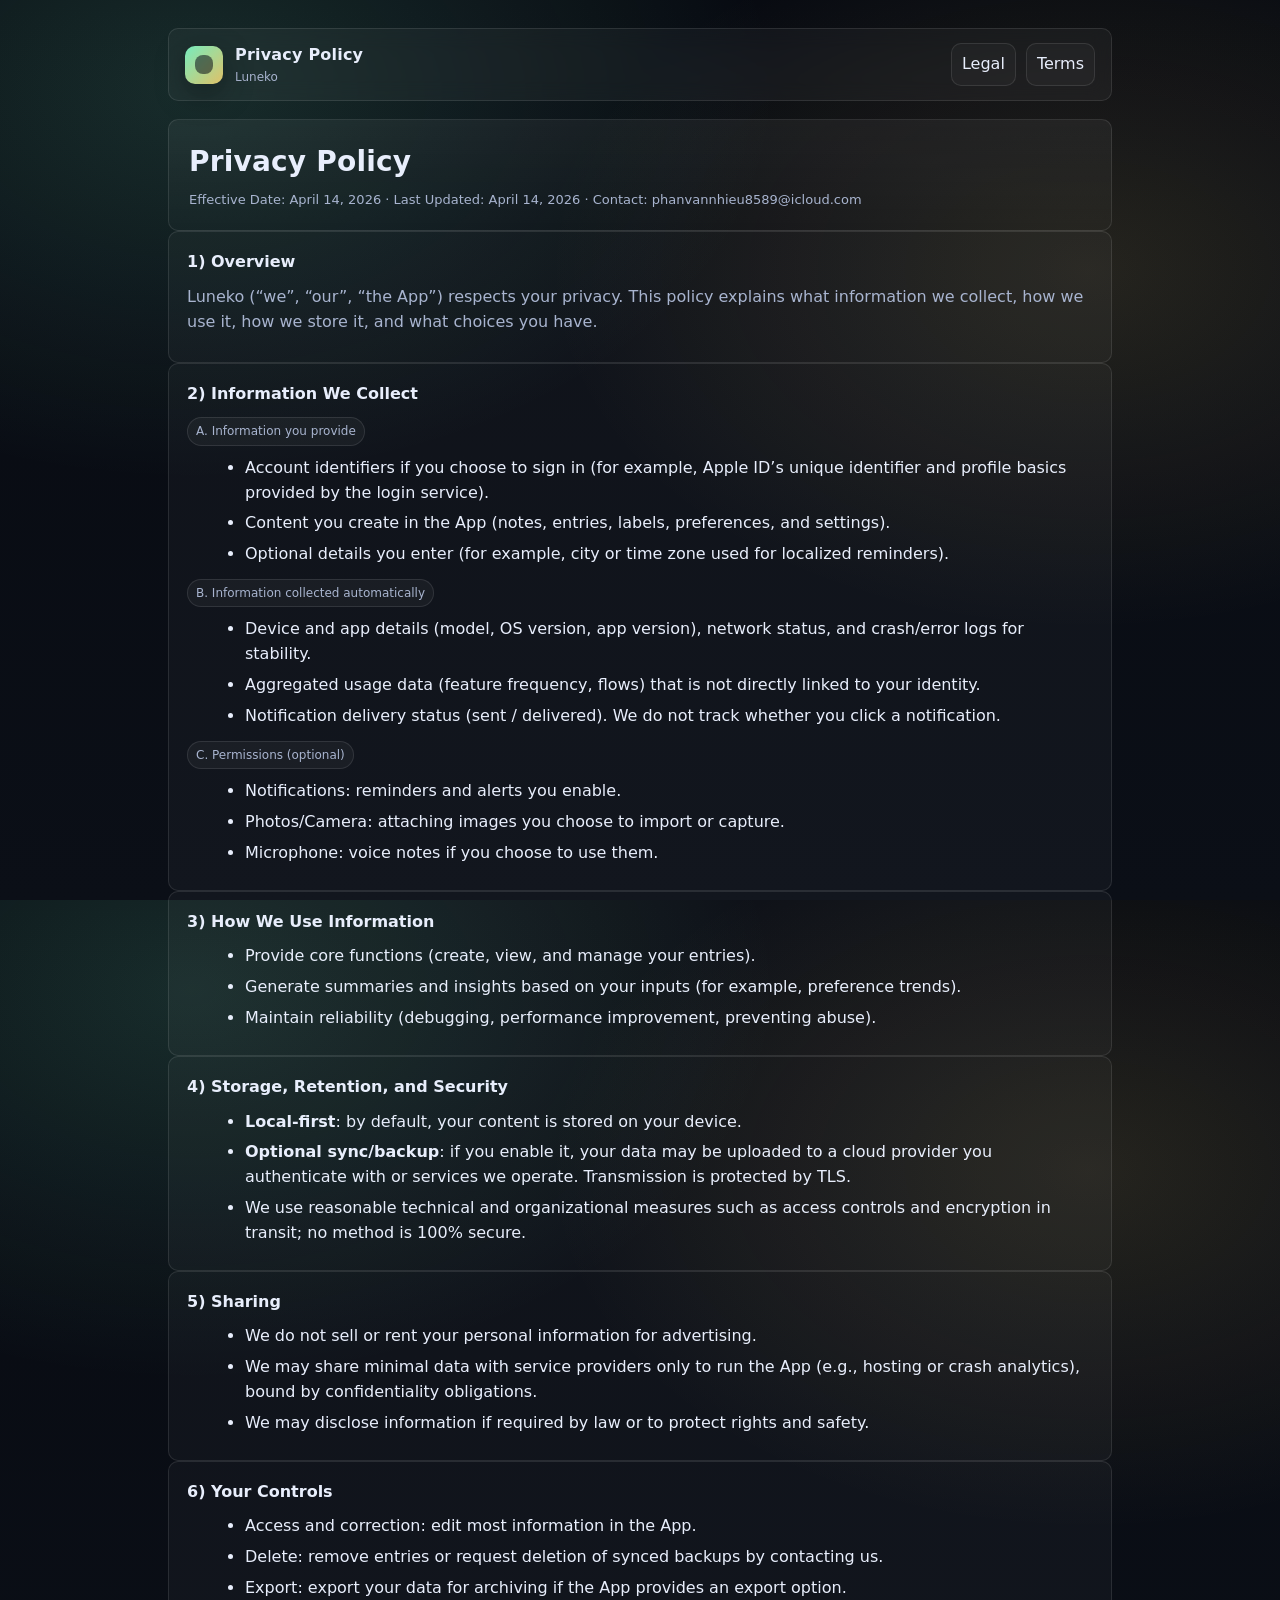
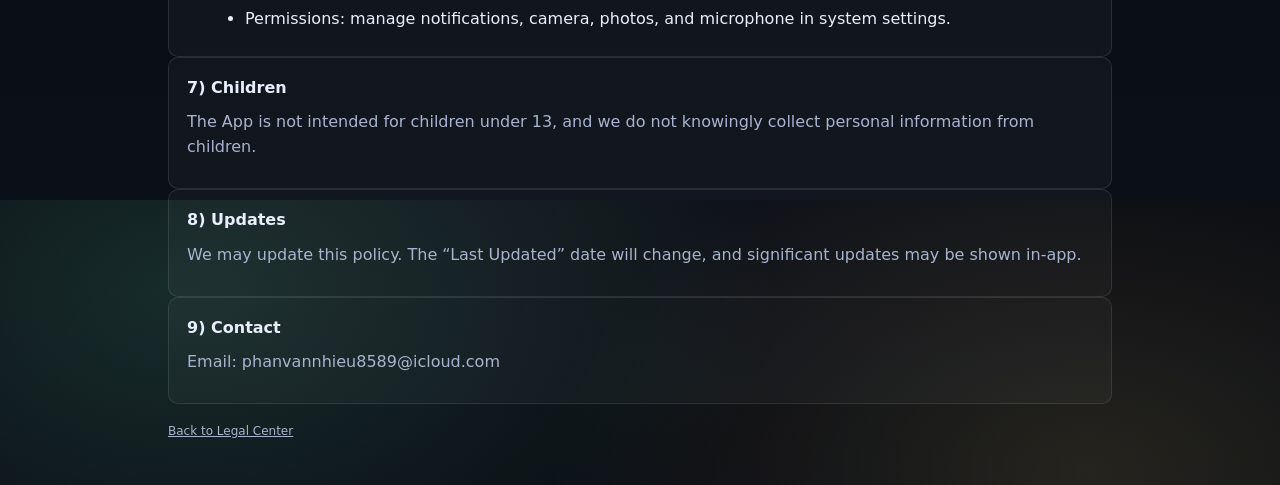
<file: legal-packages/luneko/privacy.html>
<!doctype html>
<html lang="en">
  <head>
    <meta charset="utf-8" />
    <meta name="viewport" content="width=device-width, initial-scale=1" />
    <title>Luneko | Privacy Policy</title>
    <link rel="stylesheet" href="./styles.css" />
    <meta name="description" content="Privacy Policy for Luneko." />
  </head>
  <body>
    <div class="wrap">
      <header class="topbar">
        <div class="brand">
          <div class="mark" aria-hidden="true"></div>
          <div style="min-width:0">
            <h1>Privacy Policy</h1>
            <p>Luneko</p>
          </div>
        </div>
        <nav class="nav" aria-label="Primary">
          <a href="./index.html">Legal</a>
          <a href="./terms.html">Terms</a>
        </nav>
      </header>

      <section class="hero">
        <h2>Privacy Policy</h2>
        <div class="meta">
          Effective Date: April 14, 2026 · Last Updated: April 14, 2026 · Contact: phanvannhieu8589@icloud.com
        </div>
      </section>

      <section class="card">
        <h3>1) Overview</h3>
        <p>
          Luneko (“we”, “our”, “the App”) respects your privacy. This policy explains what information we collect,
          how we use it, how we store it, and what choices you have.
        </p>
      </section>

      <section class="card">
        <h3>2) Information We Collect</h3>
        <p><span class="pill">A. Information you provide</span></p>
        <ul>
          <li>Account identifiers if you choose to sign in (for example, Apple ID’s unique identifier and profile basics provided by the login service).</li>
          <li>Content you create in the App (notes, entries, labels, preferences, and settings).</li>
          <li>Optional details you enter (for example, city or time zone used for localized reminders).</li>
        </ul>
        <p style="margin-top:12px"><span class="pill">B. Information collected automatically</span></p>
        <ul>
          <li>Device and app details (model, OS version, app version), network status, and crash/error logs for stability.</li>
          <li>Aggregated usage data (feature frequency, flows) that is not directly linked to your identity.</li>
          <li>Notification delivery status (sent / delivered). We do not track whether you click a notification.</li>
        </ul>
        <p style="margin-top:12px"><span class="pill">C. Permissions (optional)</span></p>
        <ul>
          <li>Notifications: reminders and alerts you enable.</li>
          <li>Photos/Camera: attaching images you choose to import or capture.</li>
          <li>Microphone: voice notes if you choose to use them.</li>
        </ul>
      </section>

      <section class="card">
        <h3>3) How We Use Information</h3>
        <ul>
          <li>Provide core functions (create, view, and manage your entries).</li>
          <li>Generate summaries and insights based on your inputs (for example, preference trends).</li>
          <li>Maintain reliability (debugging, performance improvement, preventing abuse).</li>
        </ul>
      </section>

      <section class="card">
        <h3>4) Storage, Retention, and Security</h3>
        <ul>
          <li><strong>Local-first</strong>: by default, your content is stored on your device.</li>
          <li><strong>Optional sync/backup</strong>: if you enable it, your data may be uploaded to a cloud provider you authenticate with or services we operate. Transmission is protected by TLS.</li>
          <li>We use reasonable technical and organizational measures such as access controls and encryption in transit; no method is 100% secure.</li>
        </ul>
      </section>

      <section class="card">
        <h3>5) Sharing</h3>
        <ul>
          <li>We do not sell or rent your personal information for advertising.</li>
          <li>We may share minimal data with service providers only to run the App (e.g., hosting or crash analytics), bound by confidentiality obligations.</li>
          <li>We may disclose information if required by law or to protect rights and safety.</li>
        </ul>
      </section>

      <section class="card">
        <h3>6) Your Controls</h3>
        <ul>
          <li>Access and correction: edit most information in the App.</li>
          <li>Delete: remove entries or request deletion of synced backups by contacting us.</li>
          <li>Export: export your data for archiving if the App provides an export option.</li>
          <li>Permissions: manage notifications, camera, photos, and microphone in system settings.</li>
        </ul>
      </section>

      <section class="card">
        <h3>7) Children</h3>
        <p>
          The App is not intended for children under 13, and we do not knowingly collect personal information from children.
        </p>
      </section>

      <section class="card">
        <h3>8) Updates</h3>
        <p>
          We may update this policy. The “Last Updated” date will change, and significant updates may be shown in-app.
        </p>
      </section>

      <section class="card">
        <h3>9) Contact</h3>
        <p>Email: phanvannhieu8589@icloud.com</p>
      </section>

      <footer class="footer">
        <a href="./index.html">Back to Legal Center</a>
      </footer>
    </div>
  </body>
</html>
</file>
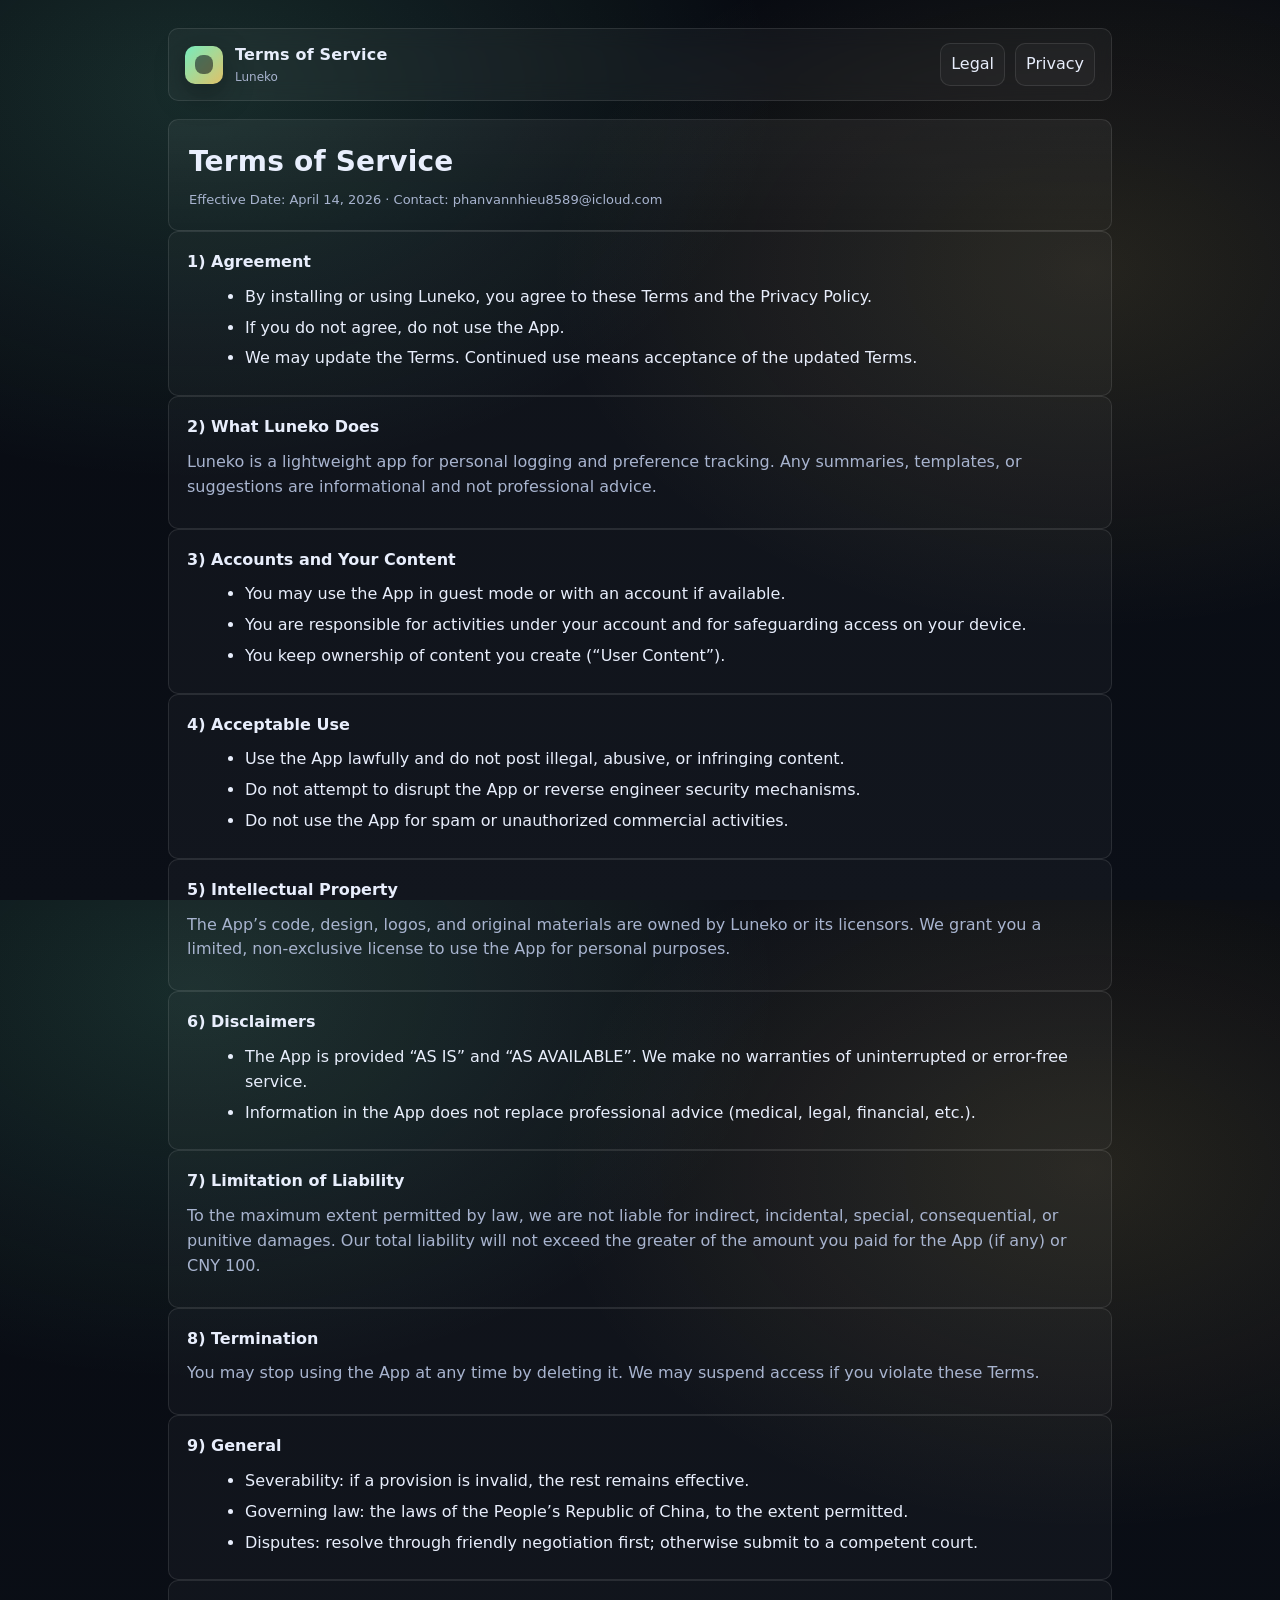
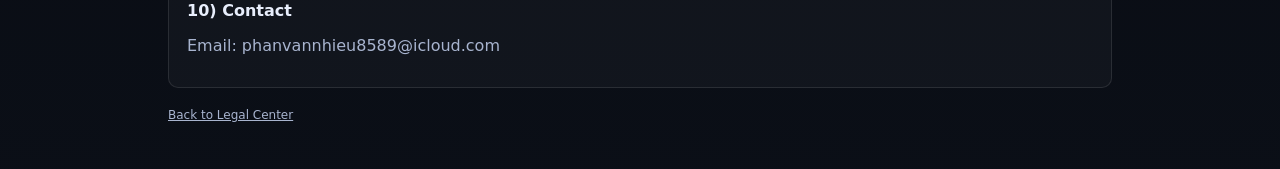
<file: legal-packages/luneko/terms.html>
<!doctype html>
<html lang="en">
  <head>
    <meta charset="utf-8" />
    <meta name="viewport" content="width=device-width, initial-scale=1" />
    <title>Luneko | Terms of Service</title>
    <link rel="stylesheet" href="./styles.css" />
    <meta name="description" content="Terms of Service for Luneko." />
  </head>
  <body>
    <div class="wrap">
      <header class="topbar">
        <div class="brand">
          <div class="mark" aria-hidden="true"></div>
          <div style="min-width:0">
            <h1>Terms of Service</h1>
            <p>Luneko</p>
          </div>
        </div>
        <nav class="nav" aria-label="Primary">
          <a href="./index.html">Legal</a>
          <a href="./privacy.html">Privacy</a>
        </nav>
      </header>

      <section class="hero">
        <h2>Terms of Service</h2>
        <div class="meta">Effective Date: April 14, 2026 · Contact: phanvannhieu8589@icloud.com</div>
      </section>

      <section class="card">
        <h3>1) Agreement</h3>
        <ul>
          <li>By installing or using Luneko, you agree to these Terms and the Privacy Policy.</li>
          <li>If you do not agree, do not use the App.</li>
          <li>We may update the Terms. Continued use means acceptance of the updated Terms.</li>
        </ul>
      </section>

      <section class="card">
        <h3>2) What Luneko Does</h3>
        <p>
          Luneko is a lightweight app for personal logging and preference tracking. Any summaries, templates, or suggestions
          are informational and not professional advice.
        </p>
      </section>

      <section class="card">
        <h3>3) Accounts and Your Content</h3>
        <ul>
          <li>You may use the App in guest mode or with an account if available.</li>
          <li>You are responsible for activities under your account and for safeguarding access on your device.</li>
          <li>You keep ownership of content you create (“User Content”).</li>
        </ul>
      </section>

      <section class="card">
        <h3>4) Acceptable Use</h3>
        <ul>
          <li>Use the App lawfully and do not post illegal, abusive, or infringing content.</li>
          <li>Do not attempt to disrupt the App or reverse engineer security mechanisms.</li>
          <li>Do not use the App for spam or unauthorized commercial activities.</li>
        </ul>
      </section>

      <section class="card">
        <h3>5) Intellectual Property</h3>
        <p>
          The App’s code, design, logos, and original materials are owned by Luneko or its licensors. We grant you a limited,
          non-exclusive license to use the App for personal purposes.
        </p>
      </section>

      <section class="card">
        <h3>6) Disclaimers</h3>
        <ul>
          <li>The App is provided “AS IS” and “AS AVAILABLE”. We make no warranties of uninterrupted or error-free service.</li>
          <li>Information in the App does not replace professional advice (medical, legal, financial, etc.).</li>
        </ul>
      </section>

      <section class="card">
        <h3>7) Limitation of Liability</h3>
        <p>
          To the maximum extent permitted by law, we are not liable for indirect, incidental, special, consequential,
          or punitive damages. Our total liability will not exceed the greater of the amount you paid for the App (if any)
          or CNY 100.
        </p>
      </section>

      <section class="card">
        <h3>8) Termination</h3>
        <p>You may stop using the App at any time by deleting it. We may suspend access if you violate these Terms.</p>
      </section>

      <section class="card">
        <h3>9) General</h3>
        <ul>
          <li>Severability: if a provision is invalid, the rest remains effective.</li>
          <li>Governing law: the laws of the People’s Republic of China, to the extent permitted.</li>
          <li>Disputes: resolve through friendly negotiation first; otherwise submit to a competent court.</li>
        </ul>
      </section>

      <section class="card">
        <h3>10) Contact</h3>
        <p>Email: phanvannhieu8589@icloud.com</p>
      </section>

      <footer class="footer">
        <a href="./index.html">Back to Legal Center</a>
      </footer>
    </div>
  </body>
</html>
</file>
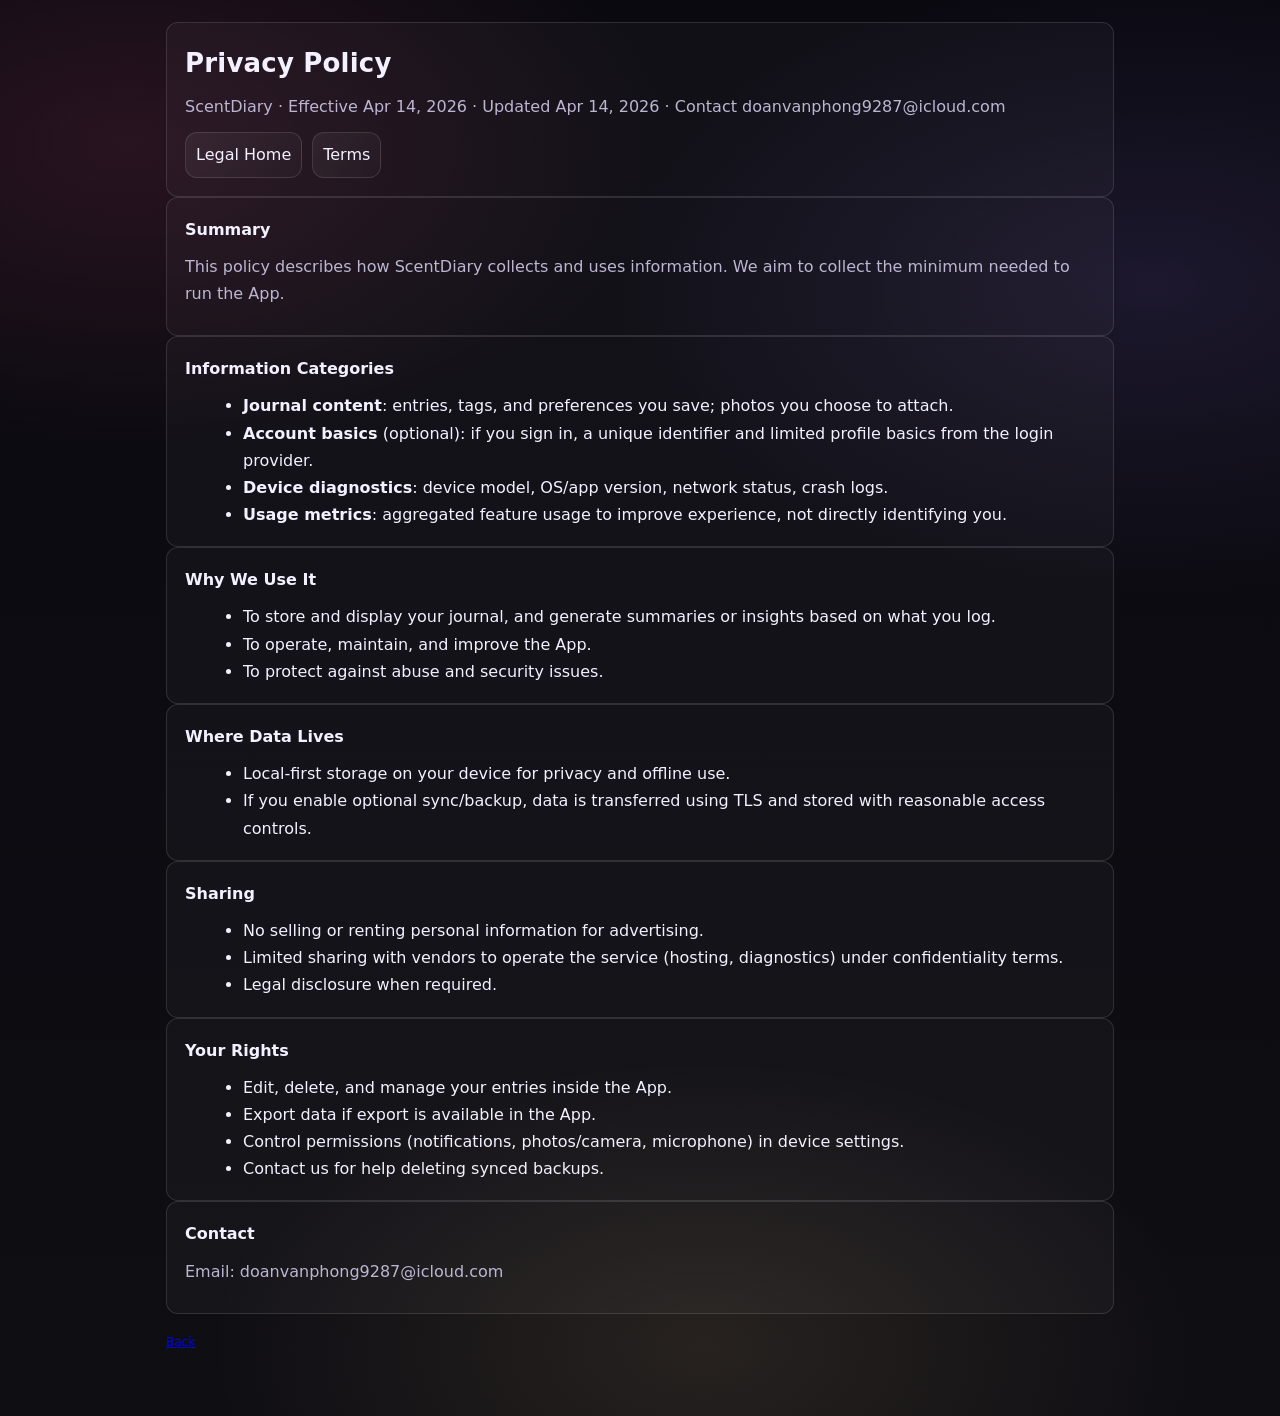
<file: legal-packages/scentdiary/privacy.html>
<!doctype html>
<html lang="en">
  <head>
    <meta charset="utf-8" />
    <meta name="viewport" content="width=device-width, initial-scale=1" />
    <title>ScentDiary | Privacy Policy</title>
    <link rel="stylesheet" href="./styles.css" />
  </head>
  <body>
    <div class="wrap">
      <section class="mast">
        <h1>Privacy Policy</h1>
        <p>ScentDiary · Effective Apr 14, 2026 · Updated Apr 14, 2026 · Contact doanvanphong9287@icloud.com</p>
        <div class="links">
          <a href="./index.html">Legal Home</a>
          <a href="./terms.html">Terms</a>
        </div>
      </section>

      <section class="panel">
        <h2>Summary</h2>
        <p>
          This policy describes how ScentDiary collects and uses information. We aim to collect the minimum needed to run the App.
        </p>
      </section>

      <section class="panel">
        <h2>Information Categories</h2>
        <ul>
          <li><strong>Journal content</strong>: entries, tags, and preferences you save; photos you choose to attach.</li>
          <li><strong>Account basics</strong> (optional): if you sign in, a unique identifier and limited profile basics from the login provider.</li>
          <li><strong>Device diagnostics</strong>: device model, OS/app version, network status, crash logs.</li>
          <li><strong>Usage metrics</strong>: aggregated feature usage to improve experience, not directly identifying you.</li>
        </ul>
      </section>

      <section class="panel">
        <h2>Why We Use It</h2>
        <ul>
          <li>To store and display your journal, and generate summaries or insights based on what you log.</li>
          <li>To operate, maintain, and improve the App.</li>
          <li>To protect against abuse and security issues.</li>
        </ul>
      </section>

      <section class="panel">
        <h2>Where Data Lives</h2>
        <ul>
          <li>Local-first storage on your device for privacy and offline use.</li>
          <li>If you enable optional sync/backup, data is transferred using TLS and stored with reasonable access controls.</li>
        </ul>
      </section>

      <section class="panel">
        <h2>Sharing</h2>
        <ul>
          <li>No selling or renting personal information for advertising.</li>
          <li>Limited sharing with vendors to operate the service (hosting, diagnostics) under confidentiality terms.</li>
          <li>Legal disclosure when required.</li>
        </ul>
      </section>

      <section class="panel">
        <h2>Your Rights</h2>
        <ul>
          <li>Edit, delete, and manage your entries inside the App.</li>
          <li>Export data if export is available in the App.</li>
          <li>Control permissions (notifications, photos/camera, microphone) in device settings.</li>
          <li>Contact us for help deleting synced backups.</li>
        </ul>
      </section>

      <section class="panel">
        <h2>Contact</h2>
        <p>Email: doanvanphong9287@icloud.com</p>
      </section>

      <footer>
        <a href="./index.html">Back</a>
      </footer>
    </div>
  </body>
</html>
</file>
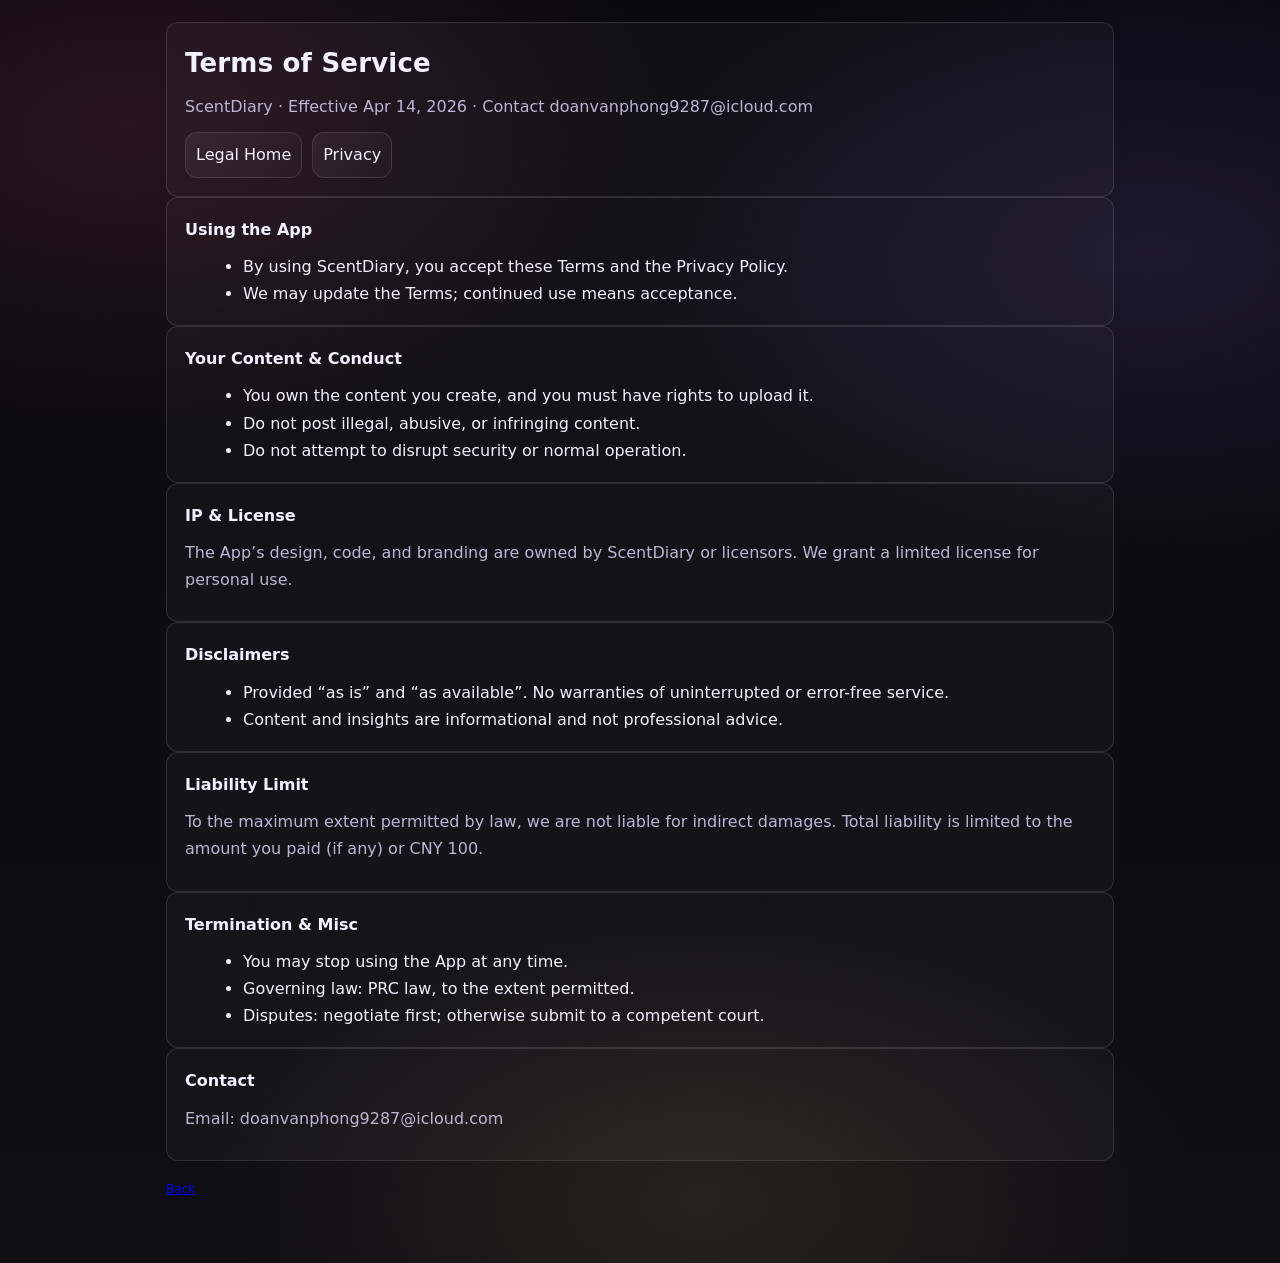
<file: legal-packages/scentdiary/terms.html>
<!doctype html>
<html lang="en">
  <head>
    <meta charset="utf-8" />
    <meta name="viewport" content="width=device-width, initial-scale=1" />
    <title>ScentDiary | Terms of Service</title>
    <link rel="stylesheet" href="./styles.css" />
  </head>
  <body>
    <div class="wrap">
      <section class="mast">
        <h1>Terms of Service</h1>
        <p>ScentDiary · Effective Apr 14, 2026 · Contact doanvanphong9287@icloud.com</p>
        <div class="links">
          <a href="./index.html">Legal Home</a>
          <a href="./privacy.html">Privacy</a>
        </div>
      </section>

      <section class="panel">
        <h2>Using the App</h2>
        <ul>
          <li>By using ScentDiary, you accept these Terms and the Privacy Policy.</li>
          <li>We may update the Terms; continued use means acceptance.</li>
        </ul>
      </section>

      <section class="panel">
        <h2>Your Content & Conduct</h2>
        <ul>
          <li>You own the content you create, and you must have rights to upload it.</li>
          <li>Do not post illegal, abusive, or infringing content.</li>
          <li>Do not attempt to disrupt security or normal operation.</li>
        </ul>
      </section>

      <section class="panel">
        <h2>IP & License</h2>
        <p>
          The App’s design, code, and branding are owned by ScentDiary or licensors. We grant a limited license for personal use.
        </p>
      </section>

      <section class="panel">
        <h2>Disclaimers</h2>
        <ul>
          <li>Provided “as is” and “as available”. No warranties of uninterrupted or error-free service.</li>
          <li>Content and insights are informational and not professional advice.</li>
        </ul>
      </section>

      <section class="panel">
        <h2>Liability Limit</h2>
        <p>
          To the maximum extent permitted by law, we are not liable for indirect damages. Total liability is limited to the
          amount you paid (if any) or CNY 100.
        </p>
      </section>

      <section class="panel">
        <h2>Termination & Misc</h2>
        <ul>
          <li>You may stop using the App at any time.</li>
          <li>Governing law: PRC law, to the extent permitted.</li>
          <li>Disputes: negotiate first; otherwise submit to a competent court.</li>
        </ul>
      </section>

      <section class="panel">
        <h2>Contact</h2>
        <p>Email: doanvanphong9287@icloud.com</p>
      </section>

      <footer>
        <a href="./index.html">Back</a>
      </footer>
    </div>
  </body>
</html>
</file>
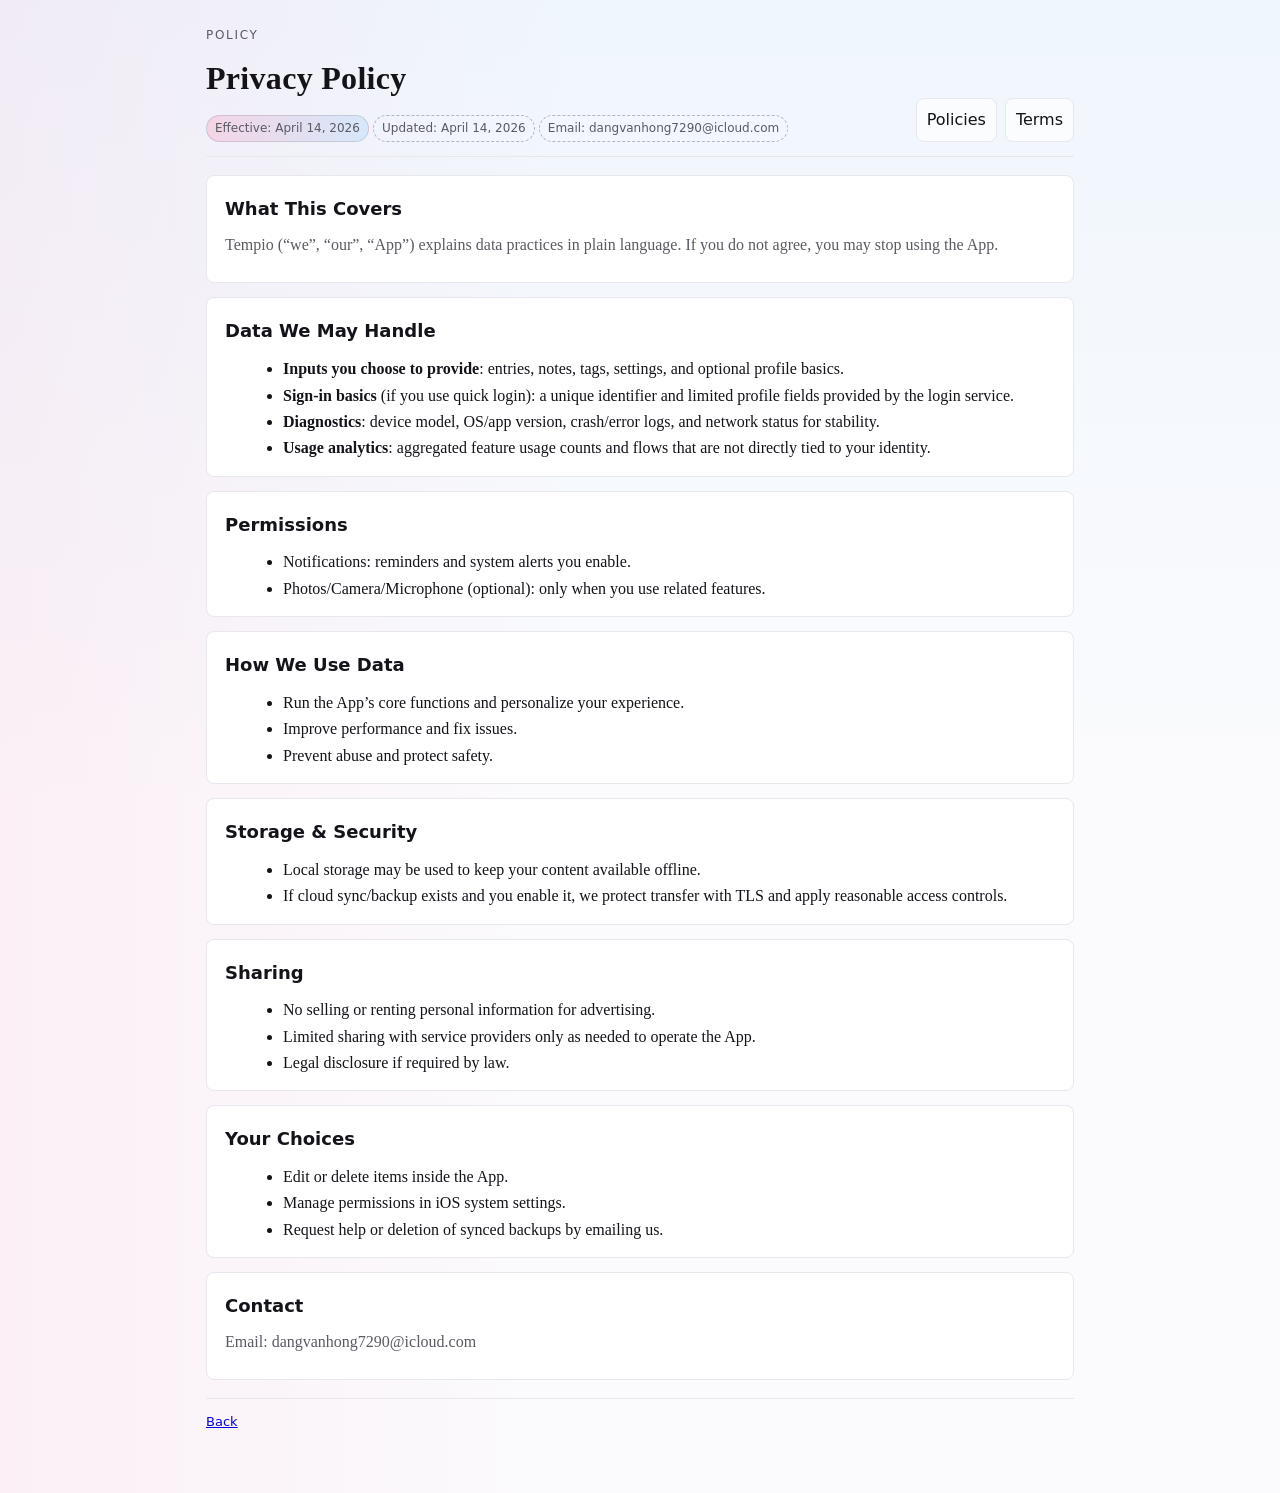
<file: legal-packages/tempio/privacy.html>
<!doctype html>
<html lang="en">
  <head>
    <meta charset="utf-8" />
    <meta name="viewport" content="width=device-width, initial-scale=1" />
    <title>Tempio | Privacy Policy</title>
    <link rel="stylesheet" href="./styles.css" />
  </head>
  <body>
    <div class="wrap">
      <header>
        <div>
          <div class="kicker">Policy</div>
          <h1>Privacy Policy</h1>
          <div class="note">
            <span class="stamp accent">Effective: April 14, 2026</span>
            <span class="stamp">Updated: April 14, 2026</span>
            <span class="stamp">Email: dangvanhong7290@icloud.com</span>
          </div>
        </div>
        <nav>
          <a href="./index.html">Policies</a>
          <a href="./terms.html">Terms</a>
        </nav>
      </header>

      <section class="box">
        <h2>What This Covers</h2>
        <p>
          Tempio (“we”, “our”, “App”) explains data practices in plain language. If you do not agree, you may stop using the App.
        </p>
      </section>

      <section class="box">
        <h2>Data We May Handle</h2>
        <ul>
          <li><strong>Inputs you choose to provide</strong>: entries, notes, tags, settings, and optional profile basics.</li>
          <li><strong>Sign-in basics</strong> (if you use quick login): a unique identifier and limited profile fields provided by the login service.</li>
          <li><strong>Diagnostics</strong>: device model, OS/app version, crash/error logs, and network status for stability.</li>
          <li><strong>Usage analytics</strong>: aggregated feature usage counts and flows that are not directly tied to your identity.</li>
        </ul>
      </section>

      <section class="box">
        <h2>Permissions</h2>
        <ul>
          <li>Notifications: reminders and system alerts you enable.</li>
          <li>Photos/Camera/Microphone (optional): only when you use related features.</li>
        </ul>
      </section>

      <section class="box">
        <h2>How We Use Data</h2>
        <ul>
          <li>Run the App’s core functions and personalize your experience.</li>
          <li>Improve performance and fix issues.</li>
          <li>Prevent abuse and protect safety.</li>
        </ul>
      </section>

      <section class="box">
        <h2>Storage & Security</h2>
        <ul>
          <li>Local storage may be used to keep your content available offline.</li>
          <li>If cloud sync/backup exists and you enable it, we protect transfer with TLS and apply reasonable access controls.</li>
        </ul>
      </section>

      <section class="box">
        <h2>Sharing</h2>
        <ul>
          <li>No selling or renting personal information for advertising.</li>
          <li>Limited sharing with service providers only as needed to operate the App.</li>
          <li>Legal disclosure if required by law.</li>
        </ul>
      </section>

      <section class="box">
        <h2>Your Choices</h2>
        <ul>
          <li>Edit or delete items inside the App.</li>
          <li>Manage permissions in iOS system settings.</li>
          <li>Request help or deletion of synced backups by emailing us.</li>
        </ul>
      </section>

      <section class="box">
        <h2>Contact</h2>
        <p>Email: dangvanhong7290@icloud.com</p>
      </section>

      <footer>
        <a href="./index.html">Back</a>
      </footer>
    </div>
  </body>
</html>
</file>
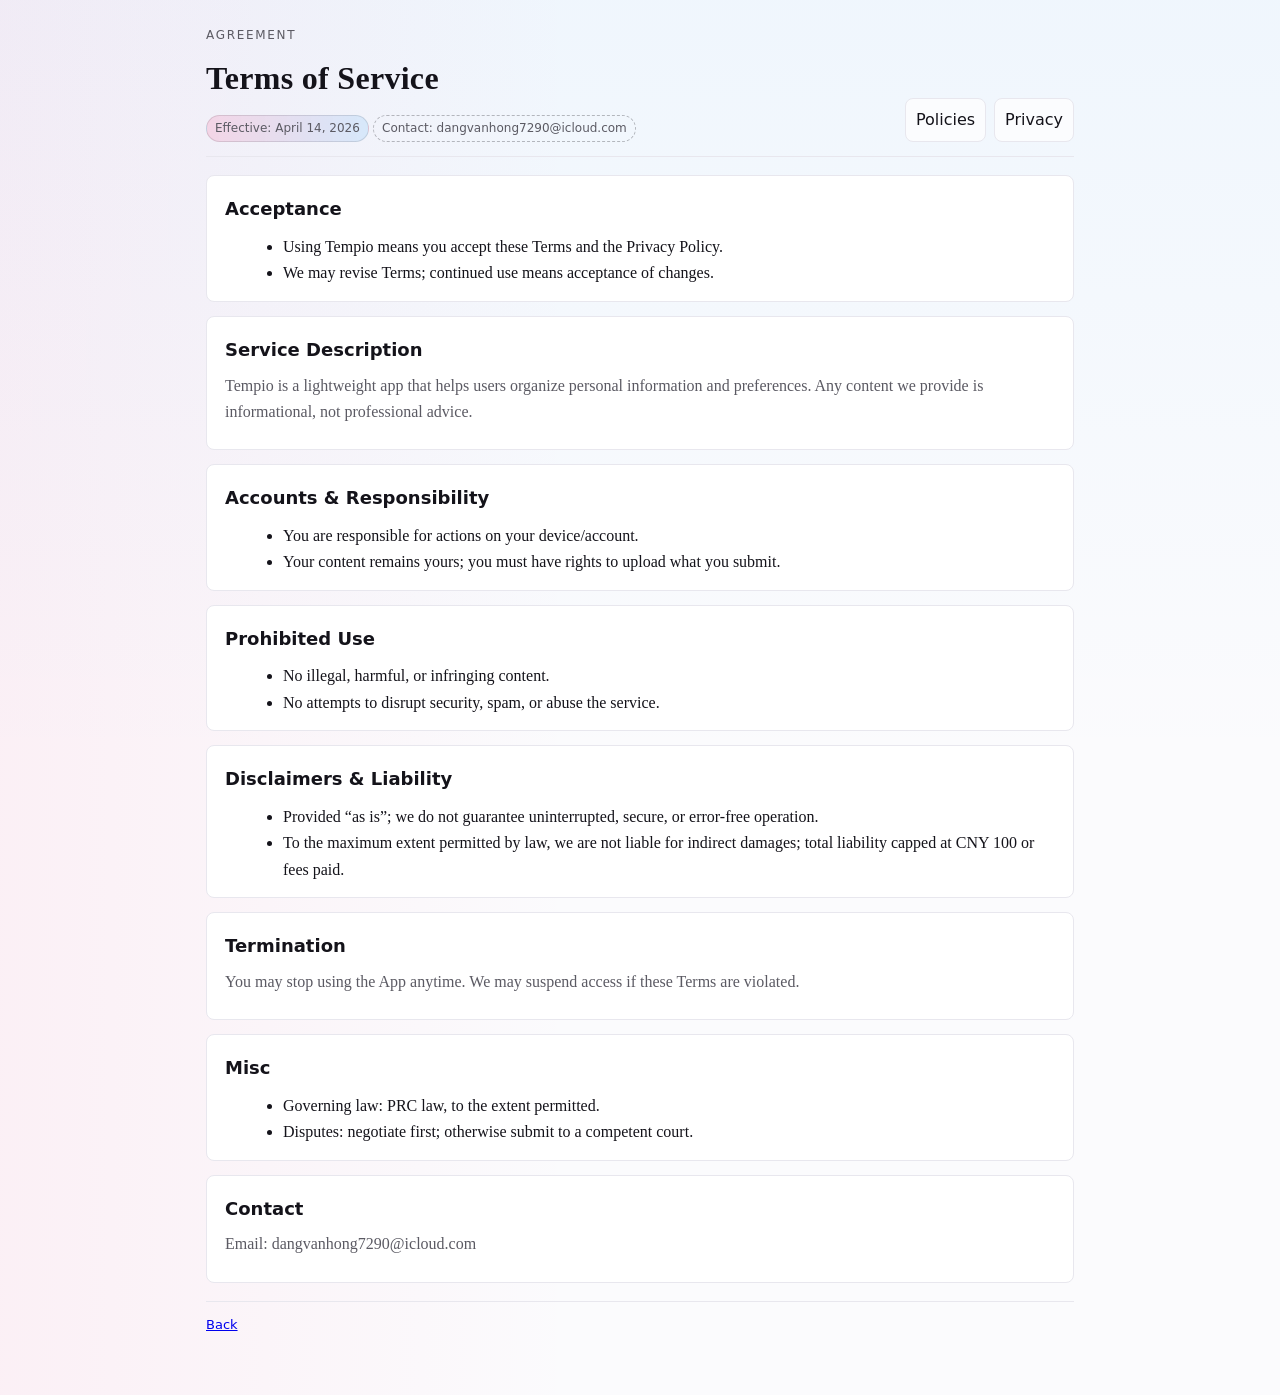
<file: legal-packages/tempio/terms.html>
<!doctype html>
<html lang="en">
  <head>
    <meta charset="utf-8" />
    <meta name="viewport" content="width=device-width, initial-scale=1" />
    <title>Tempio | Terms of Service</title>
    <link rel="stylesheet" href="./styles.css" />
  </head>
  <body>
    <div class="wrap">
      <header>
        <div>
          <div class="kicker">Agreement</div>
          <h1>Terms of Service</h1>
          <div class="note">
            <span class="stamp accent">Effective: April 14, 2026</span>
            <span class="stamp">Contact: dangvanhong7290@icloud.com</span>
          </div>
        </div>
        <nav>
          <a href="./index.html">Policies</a>
          <a href="./privacy.html">Privacy</a>
        </nav>
      </header>

      <section class="box">
        <h2>Acceptance</h2>
        <ul>
          <li>Using Tempio means you accept these Terms and the Privacy Policy.</li>
          <li>We may revise Terms; continued use means acceptance of changes.</li>
        </ul>
      </section>

      <section class="box">
        <h2>Service Description</h2>
        <p>
          Tempio is a lightweight app that helps users organize personal information and preferences. Any content we provide is informational,
          not professional advice.
        </p>
      </section>

      <section class="box">
        <h2>Accounts & Responsibility</h2>
        <ul>
          <li>You are responsible for actions on your device/account.</li>
          <li>Your content remains yours; you must have rights to upload what you submit.</li>
        </ul>
      </section>

      <section class="box">
        <h2>Prohibited Use</h2>
        <ul>
          <li>No illegal, harmful, or infringing content.</li>
          <li>No attempts to disrupt security, spam, or abuse the service.</li>
        </ul>
      </section>

      <section class="box">
        <h2>Disclaimers & Liability</h2>
        <ul>
          <li>Provided “as is”; we do not guarantee uninterrupted, secure, or error-free operation.</li>
          <li>To the maximum extent permitted by law, we are not liable for indirect damages; total liability capped at CNY 100 or fees paid.</li>
        </ul>
      </section>

      <section class="box">
        <h2>Termination</h2>
        <p>You may stop using the App anytime. We may suspend access if these Terms are violated.</p>
      </section>

      <section class="box">
        <h2>Misc</h2>
        <ul>
          <li>Governing law: PRC law, to the extent permitted.</li>
          <li>Disputes: negotiate first; otherwise submit to a competent court.</li>
        </ul>
      </section>

      <section class="box">
        <h2>Contact</h2>
        <p>Email: dangvanhong7290@icloud.com</p>
      </section>

      <footer>
        <a href="./index.html">Back</a>
      </footer>
    </div>
  </body>
</html>
</file>
<file: styles.css>
:root {
  --ink: #f8f1df;
  --muted: #c8b996;
  --paper: #0b0a08;
  --surface: #15120e;
  --line: rgba(218, 179, 99, 0.28);
  --red: #d2a24d;
  --green: #b88a3c;
  --gold: #e7c477;
  --charcoal: #0f0d0a;
  --shadow: 0 26px 80px rgba(0, 0, 0, 0.48);
}

* {
  box-sizing: border-box;
}

html {
  scroll-behavior: smooth;
}

body {
  margin: 0;
  color: var(--ink);
  background:
    radial-gradient(circle at 78% 0%, rgba(231, 196, 119, 0.16), transparent 28%),
    linear-gradient(180deg, #11100d 0%, #060504 100%);
  font-family: "PingFang SC", "Microsoft YaHei", system-ui, sans-serif;
  line-height: 1.6;
}

a {
  color: inherit;
  text-decoration: none;
}

img {
  display: block;
  max-width: 100%;
}

.site-header {
  position: sticky;
  top: 0;
  z-index: 10;
  display: flex;
  align-items: center;
  justify-content: space-between;
  gap: 24px;
  min-height: 72px;
  padding: 14px clamp(18px, 5vw, 64px);
  background: rgba(10, 9, 7, 0.88);
  border-bottom: 1px solid var(--line);
  backdrop-filter: blur(18px);
}

.brand {
  display: inline-flex;
  align-items: center;
  gap: 10px;
  font-weight: 800;
  letter-spacing: 0;
}

.brand-mark {
  display: grid;
  width: 38px;
  height: 38px;
  place-items: center;
  color: #17110a;
  background: linear-gradient(135deg, #f6de9b, #b6822e);
  border-radius: 8px;
}

.site-nav {
  display: flex;
  align-items: center;
  gap: 22px;
  color: rgba(248, 241, 223, 0.72);
  font-size: 15px;
}

.site-nav a:hover {
  color: var(--gold);
}

.nav-toggle {
  display: none;
  border: 1px solid var(--line);
  border-radius: 8px;
  padding: 9px 12px;
  background: #15120e;
  color: var(--ink);
  font: inherit;
}

.hero {
  position: relative;
  min-height: calc(100vh - 72px);
  display: grid;
  grid-template-columns: minmax(0, 1fr) minmax(280px, 390px);
  align-items: end;
  gap: clamp(22px, 4vw, 60px);
  overflow: hidden;
  padding: 0 clamp(20px, 6vw, 78px) clamp(58px, 11vh, 120px);
  background: var(--charcoal);
}

.hero-media {
  position: absolute;
  inset: 0;
  background:
    linear-gradient(90deg, rgba(6, 5, 4, 0.94) 0%, rgba(8, 7, 6, 0.76) 48%, rgba(8, 7, 6, 0.28) 100%),
    radial-gradient(circle at 72% 26%, rgba(231, 196, 119, 0.22), transparent 30%),
    url("assets/gz-pearl-view.jpg");
  background-position: center;
  background-size: cover;
  transform: scale(1.02);
}

.hero-copy {
  position: relative;
  max-width: 780px;
  color: #fff;
}

.hero h1 {
  margin: 12px 0 18px;
  max-width: 720px;
  font-size: clamp(42px, 7vw, 88px);
  line-height: 1.05;
  letter-spacing: 0;
}

.hero p {
  max-width: 650px;
  font-size: 18px;
}

.hero-card {
  position: relative;
  overflow: hidden;
  align-self: end;
  background: rgba(16, 13, 9, 0.9);
  border: 1px solid rgba(231, 196, 119, 0.38);
  border-radius: 8px;
  box-shadow: var(--shadow);
}

.hero-card img {
  width: 100%;
  aspect-ratio: 1 / 1;
  object-fit: cover;
}

.hero-card div {
  padding: 20px;
}

.hero-card h2 {
  margin: 0;
  color: var(--gold);
  font-size: 34px;
  line-height: 1.05;
}

.hero-card p {
  margin: 8px 0;
  color: var(--ink);
  font-size: 16px;
}

.hero-card span {
  display: inline-flex;
  margin-top: 8px;
  color: var(--muted);
  font-weight: 800;
}

.eyebrow {
  margin: 0 0 10px;
  color: var(--gold);
  font-size: 14px;
  font-weight: 800;
}

.hero-actions,
.contact-links {
  display: flex;
  flex-wrap: wrap;
  gap: 12px;
  margin-top: 28px;
}

.hero-tags {
  display: flex;
  flex-wrap: wrap;
  gap: 10px;
  margin-top: 24px;
}

.hero-tags span {
  display: inline-flex;
  align-items: center;
  min-height: 36px;
  padding: 7px 12px;
  color: rgba(255, 255, 255, 0.88);
  background: rgba(255, 255, 255, 0.12);
  border: 1px solid rgba(255, 255, 255, 0.22);
  border-radius: 8px;
  font-weight: 800;
}

.button {
  display: inline-flex;
  align-items: center;
  justify-content: center;
  min-height: 46px;
  border: 1px solid currentColor;
  border-radius: 8px;
  padding: 11px 18px;
  font-weight: 800;
}

.button.primary {
  color: #15100a;
  background: linear-gradient(135deg, #f2d88d, #b7812e);
  border-color: #e7c477;
}

.button.ghost {
  color: inherit;
  background: rgba(255, 255, 255, 0.06);
  border-color: rgba(231, 196, 119, 0.34);
}

.section {
  padding: clamp(58px, 8vw, 108px) clamp(20px, 6vw, 78px);
}

.section-heading {
  max-width: 820px;
  margin-bottom: 34px;
}

.section h2 {
  margin: 0;
  max-width: 900px;
  font-size: clamp(30px, 4vw, 54px);
  line-height: 1.12;
  letter-spacing: 0;
}

.intro-grid,
.event-list,
.heritage-grid {
  display: grid;
  grid-template-columns: repeat(3, minmax(0, 1fr));
  gap: 18px;
}

.intro-grid article,
.event-card,
.heritage-grid article,
.contact-panel,
.notice,
.signup-form {
  background: var(--surface);
  border: 1px solid var(--line);
  border-radius: 8px;
  box-shadow: var(--shadow);
}

.intro-grid article {
  padding: 26px;
}

.intro-grid strong {
  display: block;
  margin-bottom: 10px;
  font-size: 22px;
}

.intro-grid p,
.event-card p,
.contact p,
.join p,
.timeline p,
.site-footer p {
  color: var(--muted);
}

.history {
  background: #0d0b08;
}

.story {
  background: #12100c;
}

.story-columns {
  display: grid;
  grid-template-columns: repeat(3, minmax(0, 1fr));
  gap: 18px;
}

.story-columns article {
  padding: 30px;
  border-top: 4px solid var(--gold);
  background: linear-gradient(180deg, #18140f, #0f0d0a);
  border: 1px solid var(--line);
  border-radius: 8px;
}

.story-columns h3 {
  margin: 0 0 12px;
  font-size: 26px;
}

.story-columns p {
  color: var(--muted);
}

.heritage {
  background:
    linear-gradient(135deg, rgba(231, 196, 119, 0.12), rgba(255, 255, 255, 0.02)),
    #080706;
}

.heritage-grid {
  grid-template-columns: repeat(4, minmax(0, 1fr));
}

.heritage-grid article {
  min-height: 250px;
  padding: 26px;
  background:
    linear-gradient(180deg, rgba(28, 23, 17, 0.98), rgba(14, 12, 9, 0.98));
}

.heritage-grid span {
  display: grid;
  width: 54px;
  height: 54px;
  place-items: center;
  color: #fff;
  background: linear-gradient(135deg, #e7c477, #8a5e20);
  border-radius: 8px;
  font-weight: 900;
}

.heritage-grid h3 {
  margin: 18px 0 8px;
  font-size: 24px;
}

.heritage-grid p {
  color: var(--muted);
}

.history-layout {
  display: grid;
  grid-template-columns: minmax(280px, 0.9fr) minmax(320px, 1.1fr);
  gap: 28px;
  align-items: stretch;
}

.history-photo {
  min-height: 560px;
  border-radius: 8px;
  background:
    linear-gradient(180deg, rgba(8, 7, 6, 0.18), rgba(8, 7, 6, 0.62)),
    url("assets/hn-yellow-river.jpg");
  background-position: center;
  background-size: cover;
}

.timeline {
  display: grid;
  gap: 16px;
}

.timeline-item {
  padding: 26px;
  background: rgba(24, 20, 15, 0.82);
  border: 1px solid var(--line);
  border-left: 5px solid var(--gold);
  border-radius: 8px;
}

.timeline-item span,
.event-date,
.role {
  color: var(--gold);
  font-weight: 800;
}

.timeline-item h3,
.event-card h3,
.notice h3 {
  margin: 8px 0 8px;
  font-size: 24px;
  line-height: 1.25;
}

.events {
  background: #0b0a08;
}

.gallery {
  background: #050504;
  color: #fff;
}

.gallery .section-heading h2 {
  max-width: 980px;
}

.photo-grid {
  display: grid;
  grid-template-columns: repeat(4, minmax(0, 1fr));
  gap: 14px;
}

.photo-grid figure {
  position: relative;
  overflow: hidden;
  min-height: 280px;
  margin: 0;
  border: 1px solid rgba(255, 255, 255, 0.16);
  border-radius: 8px;
  background: #111;
}

.photo-grid figure.wide {
  grid-column: span 2;
  grid-row: span 2;
}

.photo-grid img,
.visual-tile {
  width: 100%;
  height: 100%;
  min-height: 280px;
  object-fit: cover;
  opacity: 0.9;
  transition: transform 0.4s ease, opacity 0.4s ease;
}

.photo-grid figure.wide img {
  min-height: 574px;
}

.photo-grid figure:hover img,
.photo-grid figure:hover .visual-tile {
  transform: scale(1.04);
  opacity: 1;
}

.visual-tile {
  position: relative;
  overflow: hidden;
}

.visual-tile::before,
.visual-tile::after {
  position: absolute;
  content: "";
}

.visual-tile::before {
  inset: 0;
  background:
    linear-gradient(135deg, rgba(255, 255, 255, 0.12), transparent 45%),
    repeating-linear-gradient(90deg, rgba(255, 255, 255, 0.08) 0 1px, transparent 1px 34px);
}

.visual-tile::after {
  right: 24px;
  bottom: 26px;
  width: 120px;
  height: 120px;
  border: 2px solid rgba(255, 255, 255, 0.42);
  border-radius: 50%;
}

.guangzhou-river {
  background:
    linear-gradient(160deg, rgba(29, 109, 91, 0.92), rgba(159, 31, 40, 0.58)),
    linear-gradient(0deg, #0e3938 0 42%, #e8d4a1 42% 46%, #345d6c 46% 100%);
}

.canton {
  background:
    radial-gradient(circle at 66% 24%, rgba(255, 255, 255, 0.62), transparent 18%),
    linear-gradient(145deg, #22231f, #9e1f28 54%, #b98a36);
}

.market {
  background:
    repeating-linear-gradient(0deg, rgba(255, 255, 255, 0.08) 0 9px, transparent 9px 18px),
    linear-gradient(135deg, #b98a36, #1f6754 62%, #171715);
}

.yellow-river {
  background:
    linear-gradient(0deg, #b98a36 0 34%, #d9c48c 34% 38%, #496f65 38% 100%);
}

.shaolin {
  background:
    radial-gradient(circle at 30% 30%, rgba(255, 255, 255, 0.48), transparent 18%),
    linear-gradient(135deg, #1f6754, #171715 50%, #9e1f28);
}

.food {
  background:
    radial-gradient(circle at 36% 42%, rgba(255, 255, 255, 0.55), transparent 20%),
    radial-gradient(circle at 64% 58%, rgba(185, 138, 54, 0.72), transparent 24%),
    linear-gradient(135deg, #9e1f28, #b98a36 52%, #f4f1e9);
}

.photo-grid figcaption {
  position: absolute;
  right: 12px;
  bottom: 12px;
  left: 12px;
  padding: 9px 10px;
  color: #fff;
  background: rgba(8, 7, 6, 0.76);
  border: 1px solid rgba(231, 196, 119, 0.3);
  border-radius: 8px;
  font-weight: 800;
}

.event-list {
  grid-template-columns: repeat(4, minmax(0, 1fr));
}

.event-card {
  min-height: 240px;
  padding: 24px;
}

.join {
  display: grid;
  grid-template-columns: minmax(280px, 0.8fr) minmax(320px, 1fr);
  gap: 34px;
  align-items: start;
  background: linear-gradient(135deg, #15120e, #090806);
}

.signup-form {
  display: grid;
  gap: 16px;
  padding: 24px;
}

label {
  display: grid;
  gap: 7px;
  font-weight: 800;
}

input,
textarea {
  width: 100%;
  border: 1px solid var(--line);
  border-radius: 8px;
  padding: 12px 13px;
  color: var(--ink);
  background: #0b0a08;
  font: inherit;
}

textarea {
  resize: vertical;
}

.contact {
  display: grid;
  grid-template-columns: minmax(320px, 1fr) minmax(280px, 0.8fr);
  gap: 24px;
}

.contact-panel,
.notice {
  padding: 30px;
}

.profile-head {
  display: grid;
  grid-template-columns: 112px minmax(0, 1fr);
  gap: 18px;
  align-items: center;
  margin-bottom: 18px;
}

.profile-head img {
  width: 112px;
  height: 112px;
  border: 3px solid rgba(231, 196, 119, 0.52);
  border-radius: 8px;
  box-shadow: 0 12px 30px rgba(23, 23, 21, 0.18);
  object-fit: cover;
}

.contact-panel h2 {
  color: var(--gold);
}

.contact-meta {
  display: grid;
  grid-template-columns: repeat(2, minmax(0, 1fr));
  gap: 12px;
  margin: 22px 0 0;
}

.contact-meta div {
  padding: 14px;
  background: rgba(255, 255, 255, 0.04);
  border: 1px solid var(--line);
  border-radius: 8px;
}

.contact-meta dt {
  color: var(--muted);
  font-size: 13px;
  font-weight: 800;
}

.contact-meta dd {
  margin: 4px 0 0;
  color: var(--ink);
  font-weight: 900;
}

.notice ul {
  margin: 14px 0 0;
  padding-left: 20px;
  color: var(--muted);
}

.notice p {
  margin: 4px 0 22px;
  color: var(--gold);
  font-size: 24px;
  font-weight: 900;
}

.site-footer {
  display: flex;
  justify-content: space-between;
  gap: 18px;
  padding: 26px clamp(20px, 6vw, 78px);
  background: #050504;
  color: #fff;
}

.founder {
  display: grid;
  grid-template-columns: minmax(320px, 1.2fr) minmax(280px, 0.8fr);
  gap: 32px;
  align-items: center;
  background: #0d0b08;
  color: #fff;
}

.founder img {
  width: 100%;
  max-height: 560px;
  border-radius: 8px;
  object-fit: cover;
  box-shadow: var(--shadow);
}

.founder p {
  color: rgba(255, 255, 255, 0.74);
}

.site-footer p {
  margin: 0;
  color: rgba(255, 255, 255, 0.74);
}

@media (max-width: 920px) {
  .nav-toggle {
    display: inline-flex;
  }

  .site-nav {
    position: absolute;
    top: 72px;
    right: 18px;
    left: 18px;
    display: none;
    flex-direction: column;
    align-items: stretch;
    gap: 0;
    padding: 10px;
    background: #100d09;
    border: 1px solid var(--line);
    border-radius: 8px;
    box-shadow: var(--shadow);
  }

  .site-nav.is-open {
    display: flex;
  }

  .site-nav a {
    padding: 12px;
  }

  .intro-grid,
  .event-list,
  .heritage-grid,
  .story-columns,
  .history-layout,
  .join,
  .contact,
  .hero,
  .founder {
    grid-template-columns: 1fr;
  }

  .hero {
    padding-top: 140px;
  }

  .history-photo {
    min-height: 360px;
  }

  .site-footer {
    flex-direction: column;
  }

  .photo-grid {
    grid-template-columns: repeat(2, minmax(0, 1fr));
  }
}

@media (max-width: 560px) {
  .site-header {
    min-height: 64px;
  }

  .site-nav {
    top: 64px;
  }

  .hero {
    min-height: calc(100vh - 64px);
  }

  .hero-copy {
    padding-bottom: 0;
  }

  .hero p {
    font-size: 16px;
  }

  .button {
    width: 100%;
  }

  .profile-head,
  .contact-meta {
    grid-template-columns: 1fr;
  }

  .photo-grid {
    grid-template-columns: 1fr;
  }

  .photo-grid figure.wide {
    grid-column: span 1;
    grid-row: span 1;
  }

  .photo-grid figure.wide img {
    min-height: 280px;
  }
}
</file>
<file: legal-packages/bagcheck/styles.css>
:root{
  --bg:#f6f2ea;
  --ink:#1b1b1f;
  --muted:#59555b;
  --line:#ded6c9;
  --card:#fffdf9;
  --accent:#2a1d11;
  --accent2:#0f6c66;
}
*{box-sizing:border-box}
body{
  margin:0;
  font:16px/1.65 ui-sans-serif, system-ui, -apple-system, Segoe UI, Roboto, Helvetica, Arial;
  color:var(--ink);
  background:
    linear-gradient(180deg, rgba(42,29,17,.05), transparent 55%),
    linear-gradient(90deg, rgba(15,108,102,.06), transparent 55%),
    var(--bg);
}
.wrap{max-width:920px;margin:0 auto;padding:24px 16px 56px}
.bar{
  display:flex;justify-content:space-between;align-items:center;gap:12px;flex-wrap:wrap;
  border:1px solid var(--line);border-radius:10px;padding:14px 16px;background:var(--card);
}
.title{display:flex;align-items:center;gap:12px}
.logo{
  width:34px;height:34px;border-radius:8px;
  background:linear-gradient(135deg, var(--accent2), var(--accent));
  position:relative;
}
.logo:after{content:"";position:absolute;inset:9px;border-radius:6px;background:rgba(255,255,255,.75)}
.bar h1{margin:0;font-size:18px;letter-spacing:.2px}
.bar .sub{margin:2px 0 0 0;color:var(--muted);font-size:12px}
nav{display:flex;gap:8px;flex-wrap:wrap}
nav a{
  text-decoration:none;color:var(--ink);
  padding:8px 10px;border-radius:10px;border:1px solid var(--line);
  background:rgba(246,242,234,.65);
}
.hero{
  margin-top:14px;
  border:1px solid var(--line);border-radius:10px;padding:18px;background:var(--card);
}
.hero h2{margin:0 0 8px 0;font-size:26px}
.hero p{margin:0;color:var(--muted)}
.section{
  margin-top:14px;border:1px solid var(--line);border-radius:10px;padding:18px;background:var(--card);
}
.section h3{margin:0 0 10px 0;font-size:16px}
.section ul{margin:10px 0 0 18px}
.kbd{
  font-size:12px;color:var(--muted);
  border:1px dashed rgba(27,27,31,.28);
  border-radius:999px;padding:4px 10px;display:inline-block
}
footer{margin-top:18px;color:var(--muted);font-size:12px}
</file>
<file: legal-packages/luneko/styles.css>
:root{
  --bg:#0b0f17;
  --panel:#0f1624;
  --text:#e8eefc;
  --muted:#a8b4cf;
  --brand:#7cf7c6;
  --brand2:#f6d26f;
  --border:rgba(255,255,255,.10);
}
*{box-sizing:border-box}
html,body{height:100%}
body{
  margin:0;
  font:16px/1.55 ui-sans-serif, system-ui, -apple-system, Segoe UI, Roboto, Helvetica, Arial;
  color:var(--text);
  background:
    radial-gradient(900px 600px at 15% 10%, rgba(124,247,198,.14), transparent 65%),
    radial-gradient(900px 600px at 85% 30%, rgba(246,210,111,.12), transparent 60%),
    linear-gradient(180deg, #070a11, var(--bg));
}
a{color:inherit}
.wrap{max-width:980px;margin:0 auto;padding:28px 18px 44px}
.topbar{
  display:flex;gap:14px;align-items:center;justify-content:space-between;
  padding:14px 16px;border:1px solid var(--border);border-radius:10px;
  background:rgba(255,255,255,.04);backdrop-filter: blur(10px);
}
.brand{
  display:flex;align-items:center;gap:12px;min-width:0;
}
.mark{
  width:38px;height:38px;border-radius:10px;
  background:linear-gradient(135deg, rgba(124,247,198,.95), rgba(246,210,111,.90));
  box-shadow:0 10px 30px rgba(0,0,0,.35);
  position:relative;flex:0 0 auto;
}
.mark:after{
  content:"";position:absolute;inset:9px 10px 10px 10px;border-radius:8px;
  background:rgba(11,15,23,.55);
}
.brand h1{font-size:16px;margin:0;letter-spacing:.2px;white-space:nowrap;overflow:hidden;text-overflow:ellipsis}
.brand p{margin:0;color:var(--muted);font-size:12px;white-space:nowrap;overflow:hidden;text-overflow:ellipsis}
.nav{display:flex;gap:10px;flex-wrap:wrap;justify-content:flex-end}
.nav a{
  text-decoration:none;
  padding:8px 10px;border-radius:10px;border:1px solid var(--border);
  background:rgba(255,255,255,.03);
}
.hero{
  margin-top:18px;
  padding:20px;border-radius:10px;border:1px solid var(--border);
  background:linear-gradient(180deg, rgba(255,255,255,.05), rgba(255,255,255,.02));
}
.hero h2{margin:0 0 6px 0;font-size:28px;letter-spacing:.2px}
.hero .meta{color:var(--muted);font-size:13px}
.grid{
  margin-top:16px;
  display:grid;grid-template-columns:1fr;gap:14px;
}
.card{
  border:1px solid var(--border);
  border-radius:10px;
  background:rgba(255,255,255,.03);
  padding:18px;
}
.card h3{margin:0 0 10px 0;font-size:16px}
.card p{margin:0 0 10px 0;color:var(--muted)}
.card ul{margin:10px 0 0 18px;color:var(--text)}
.card li{margin:6px 0}
.footer{margin-top:18px;color:var(--muted);font-size:12px}
.pill{
  display:inline-block;padding:4px 8px;border-radius:999px;
  border:1px solid var(--border);background:rgba(255,255,255,.04);
  font-size:12px;color:var(--muted)
}
@media (min-width: 900px){
  .grid{grid-template-columns:1.1fr .9fr}
}
</file>
<file: legal-packages/scentdiary/styles.css>
:root{
  --bg:#0f0e13;
  --panel:#15131b;
  --ink:#f3f0ff;
  --muted:#bcb6d3;
  --line:rgba(255,255,255,.12);
  --rose:#ff5c93;
  --violet:#9a7bff;
  --gold:#ffd68a;
}
*{box-sizing:border-box}
body{
  margin:0;
  font:16px/1.7 ui-sans-serif, system-ui, -apple-system, Segoe UI, Roboto, Helvetica, Arial;
  color:var(--ink);
  background:
    radial-gradient(900px 520px at 10% 10%, rgba(255,92,147,.12), transparent 60%),
    radial-gradient(900px 520px at 90% 20%, rgba(154,123,255,.12), transparent 60%),
    radial-gradient(900px 520px at 55% 95%, rgba(255,214,138,.10), transparent 55%),
    linear-gradient(180deg, #0a0910, var(--bg));
}
.wrap{max-width:980px;margin:0 auto;padding:22px 16px 64px}
.mast{
  border:1px solid var(--line);
  border-radius:12px;
  padding:18px;
  background:rgba(255,255,255,.03);
}
.mast h1{margin:0;font-size:26px;letter-spacing:.2px}
.mast p{margin:8px 0 0 0;color:var(--muted)}
.links{
  margin-top:12px;display:flex;gap:10px;flex-wrap:wrap
}
.links a{
  text-decoration:none;color:var(--ink);
  padding:8px 10px;border-radius:12px;border:1px solid var(--line);
  background:linear-gradient(135deg, rgba(255,255,255,.06), rgba(255,255,255,.02));
}
.page{
  margin-top:16px;
  display:grid;grid-template-columns:1fr;gap:14px;
}
.panel{
  border:1px solid var(--line);
  border-radius:12px;
  padding:18px;
  background:rgba(255,255,255,.03);
}
.panel h2{margin:0 0 10px 0;font-size:16px}
.panel .meta{color:var(--muted);font-size:13px}
.panel p{margin:0 0 10px 0;color:var(--muted)}
.panel ul{margin:10px 0 0 18px}
.badge{
  display:inline-flex;align-items:center;gap:8px;
  font-size:12px;color:var(--muted);
  border:1px solid var(--line);
  padding:4px 10px;border-radius:999px;
  background:rgba(255,255,255,.03);
}
.dot{width:8px;height:8px;border-radius:999px;background:var(--rose)}
.dot.v{background:var(--violet)}
.dot.g{background:var(--gold)}
footer{margin-top:18px;color:var(--muted);font-size:12px}
@media (min-width:900px){
  .page{grid-template-columns:1fr 1fr}
}
</file>
<file: legal-packages/tempio/styles.css>
:root{
  --bg:#fbfbfd;
  --ink:#14131a;
  --muted:#5b5a63;
  --line:#e8e7ee;
  --accent:#ff3d7f;
  --accent2:#1a9cff;
  --card:#ffffff;
}
*{box-sizing:border-box}
body{
  margin:0;
  font:16px/1.65 ui-serif, Georgia, "Times New Roman", Times, serif;
  color:var(--ink);
  background:
    linear-gradient(90deg, rgba(255,61,127,.06), transparent 45%),
    linear-gradient(180deg, rgba(26,156,255,.05), transparent 55%),
    var(--bg);
}
.wrap{max-width:900px;margin:0 auto;padding:26px 16px 60px}
header{
  border-bottom:1px solid var(--line);
  padding-bottom:14px;
  margin-bottom:18px;
  display:flex;justify-content:space-between;gap:12px;align-items:flex-end;flex-wrap:wrap;
}
.kicker{
  font-family: ui-sans-serif, system-ui, -apple-system, Segoe UI, Roboto, Helvetica, Arial;
  letter-spacing:.14em;
  text-transform:uppercase;
  font-size:12px;
  color:var(--muted);
}
header h1{margin:6px 0 0 0;font-size:32px;letter-spacing:.3px}
nav a{
  font-family: ui-sans-serif, system-ui, -apple-system, Segoe UI, Roboto, Helvetica, Arial;
  text-decoration:none;
  color:var(--ink);
  border:1px solid var(--line);
  padding:8px 10px;
  border-radius:8px;
  background:rgba(255,255,255,.7);
}
nav{display:flex;gap:8px;flex-wrap:wrap}
.note{
  margin:10px 0 0 0;
  color:var(--muted);
  font-family: ui-sans-serif, system-ui, -apple-system, Segoe UI, Roboto, Helvetica, Arial;
  font-size:13px;
}
.box{
  background:var(--card);
  border:1px solid var(--line);
  border-radius:8px;
  padding:18px 18px 14px;
  margin:14px 0;
}
.box h2{
  margin:0 0 8px 0;
  font-size:18px;
  font-family: ui-sans-serif, system-ui, -apple-system, Segoe UI, Roboto, Helvetica, Arial;
}
.box p{margin:0 0 10px 0;color:var(--muted)}
.box ul{margin:10px 0 0 18px}
.stamp{
  display:inline-block;
  font-family: ui-sans-serif, system-ui, -apple-system, Segoe UI, Roboto, Helvetica, Arial;
  font-size:12px;
  padding:3px 8px;
  border-radius:999px;
  border:1px dashed rgba(20,19,26,.28);
  color:var(--muted);
}
.accent{
  background:linear-gradient(90deg, rgba(255,61,127,.15), rgba(26,156,255,.12));
  border:1px solid rgba(20,19,26,.12);
}
footer{
  margin-top:18px;
  border-top:1px solid var(--line);
  padding-top:12px;
  color:var(--muted);
  font-size:13px;
  font-family: ui-sans-serif, system-ui, -apple-system, Segoe UI, Roboto, Helvetica, Arial;
}
</file>
